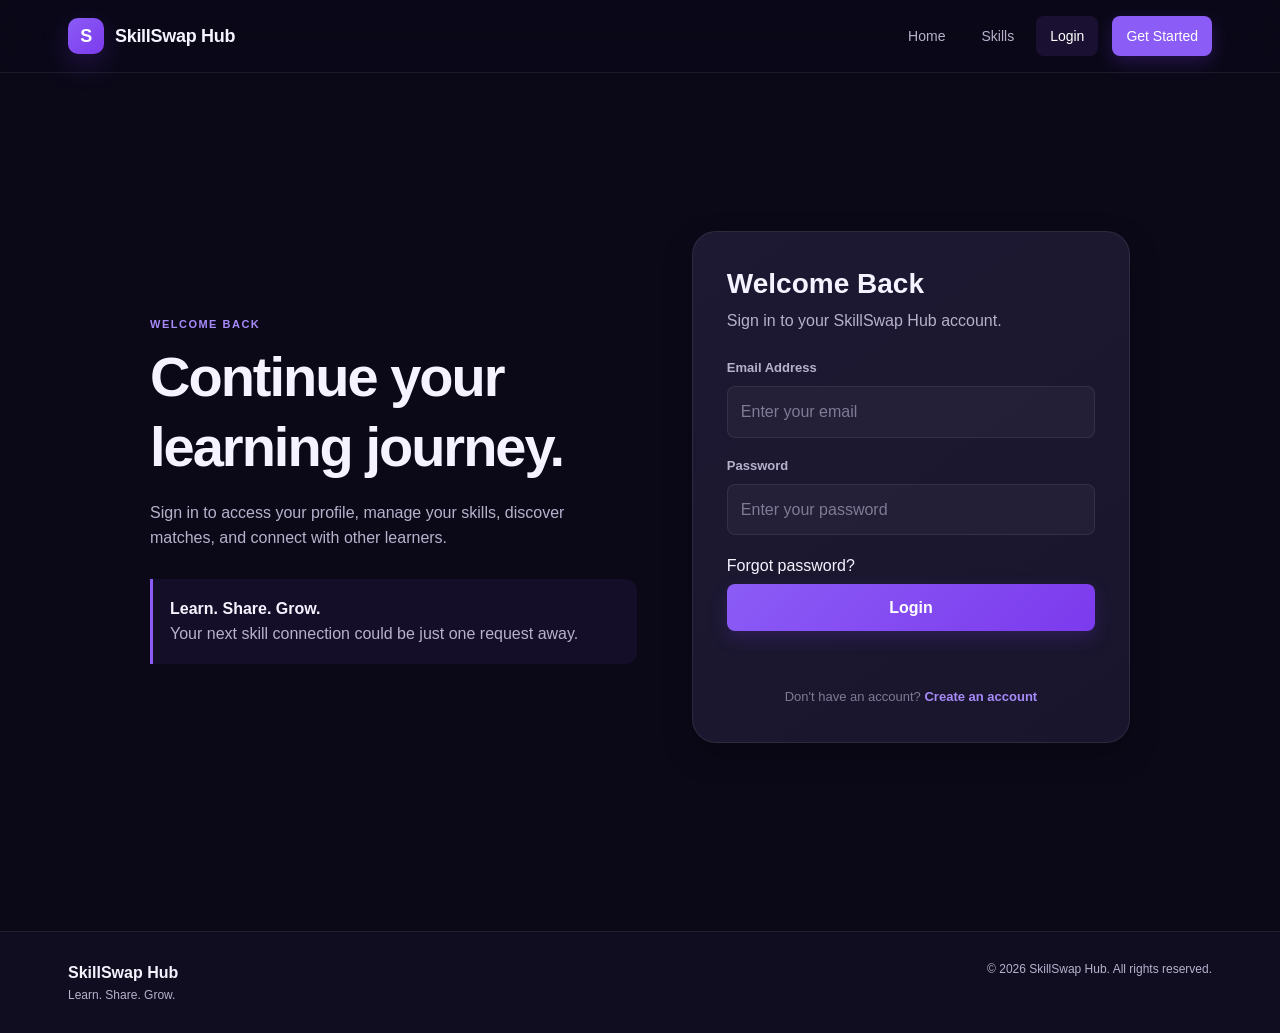
<file: index.html>
﻿<!DOCTYPE html>

<html lang="en">
<head>
    <meta charset="UTF-8">
    <meta name="viewport" content="width=device-width, initial-scale=1.0">

    
    <title>SkillSwapHub | Dashboard</title>

    <link rel="stylesheet" href="Style.css">
    

</head>

<body>

    
    <div class="app-layout">

        <!-- Sidebar -->
        <aside class="sidebar">

            <div class="sidebar-logo">
                <div class="logo-icon">S</div>
                <div>
                    <h2>SkillSwapHub</h2>
                    <span>Learn • Share • Grow</span>
                </div>
            </div>

            <nav class="sidebar-nav">

                <a href="index.html" class="nav-item active">
                    <span>⌂</span>
                    <span>Dashboard</span>
                </a>

                <a href="profile.html" class="nav-item">
                    <span>👤</span>
                    <span>My Profile</span>
                </a>

                <a href="#skills" class="nav-item">
                    <span>◈</span>
                    <span>My Skills</span>
                </a>

                <a href="#sessions" class="nav-item">
                    <span>◷</span>
                    <span>Sessions</span>
                </a>

                <a href="#requests" class="nav-item">
                    <span>⇄</span>
                    <span>Requests</span>
                </a>

            </nav>

            <div class="sidebar-bottom">

                <a href="#notifications" class="nav-item">
                    <span>🔔</span>
                    <span>Notifications</span>
                </a>

                <button class="logout-btn" onclick="logout()">
                    <span>↪</span>
                    <span>Logout</span>
                </button>

            </div>

        </aside>


        <!-- Main Area -->
        <main class="main-content">

            <!-- Top Bar -->
            <header class="topbar">

                <div>
                    <p class="topbar-label">Welcome back 👋</p>
                    <h1>Dashboard</h1>
                </div>

                <div class="topbar-actions">

                    <button class="notification-btn" id="notificationBtn">
                        🔔
                        <span class="notification-dot"></span>
                    </button>

                    <div class="user-area">
                        <div class="user-avatar" id="userAvatar">
                            U
                        </div>

                        <div class="user-info">
                            <strong id="dashboardUserName">User</strong>
                            <span>SkillSwap Member</span>
                        </div>
                    </div>

                </div>

            </header>


            <!-- Dashboard -->
            <section class="dashboard-content">

                <!-- Welcome Card -->
                <div class="welcome-card">

                    <div>
                        <span class="card-label">SKILLSWAPHUB</span>

                        <h2>
                            Share your knowledge.<br>
                            Learn something new.
                        </h2>

                        <p>
                            Connect with other learners and exchange skills
                            through meaningful sessions.
                        </p>
                    </div>

                    <div class="welcome-icon">
                        ✦
                    </div>

                </div>


                <!-- Stats -->
                <div class="stats-grid">

                    <div class="stat-card">
                        <div class="stat-icon">◈</div>

                        <div>
                            <span>My Skills</span>
                            <strong id="skillsCount">0</strong>
                        </div>
                    </div>

                    <div class="stat-card">
                        <div class="stat-icon">◷</div>

                        <div>
                            <span>Upcoming Sessions</span>
                            <strong id="sessionsCount">0</strong>
                        </div>
                    </div>

                    <div class="stat-card">
                        <div class="stat-icon">⇄</div>

                        <div>
                            <span>Session Requests</span>
                            <strong id="requestsCount">0</strong>
                        </div>
                    </div>

                    <div class="stat-card">
                        <div class="stat-icon">★</div>

                        <div>
                            <span>Reviews</span>
                            <strong id="reviewsCount">0</strong>
                        </div>
                    </div>

                </div>


                <!-- Main Dashboard Grid -->
                <div class="dashboard-grid">

                    <!-- Upcoming Sessions -->
                    <section class="dashboard-card" id="sessions">

                        <div class="card-header">

                            <div>
                                <span class="section-label">SCHEDULE</span>
                                <h2>Upcoming Sessions</h2>
                            </div>

                            <span class="card-action">View all</span>

                        </div>

                        <div id="upcomingSessions">

                            <div class="empty-state">
                                <div class="empty-icon">◷</div>
                                <p>No upcoming sessions</p>
                                <span>Your scheduled sessions will appear here.</span>
                            </div>

                        </div>

                    </section>


                    <!-- Session Requests -->
                    <section class="dashboard-card" id="requests">

                        <div class="card-header">

                            <div>
                                <span class="section-label">ACTIVITY</span>
                                <h2>Session Requests</h2>
                            </div>

                            <span class="card-action">View all</span>

                        </div>

                        <div id="sessionRequests">

                            <div class="empty-state">
                                <div class="empty-icon">⇄</div>
                                <p>No session requests</p>
                                <span>New requests will appear here.</span>
                            </div>

                        </div>

                    </section>

                </div>


                <!-- Skills Section -->
                <section class="dashboard-card skills-dashboard-card" id="skills">

                    <div class="card-header">

                        <div>
                            <span class="section-label">YOUR PROFILE</span>
                            <h2>My Skills</h2>
                        </div>

                        <a href="profile.html" class="card-action">
                            Manage skills
                        </a>

                    </div>

                    <div id="mySkills">

                        <div class="empty-state">
                            <div class="empty-icon">◈</div>
                            <p>No skills added yet</p>
                            <span>Add skills to start connecting with other members.</span>
                        </div>

                    </div>

                </section>


                <!-- Notifications -->
                <section class="dashboard-card" id="notifications">

                    <div class="card-header">

                        <div>
                            <span class="section-label">UPDATES</span>
                            <h2>Recent Notifications</h2>
                        </div>

                    </div>

                    <div id="notificationsList">

                        <div class="empty-state">
                            <div class="empty-icon">🔔</div>
                            <p>No new notifications</p>
                            <span>You're all caught up.</span>
                        </div>

                    </div>

                </section>

            </section>

        </main>

    </div>


    <script src="app.js"></script>
    

</body>
</html>
</file>
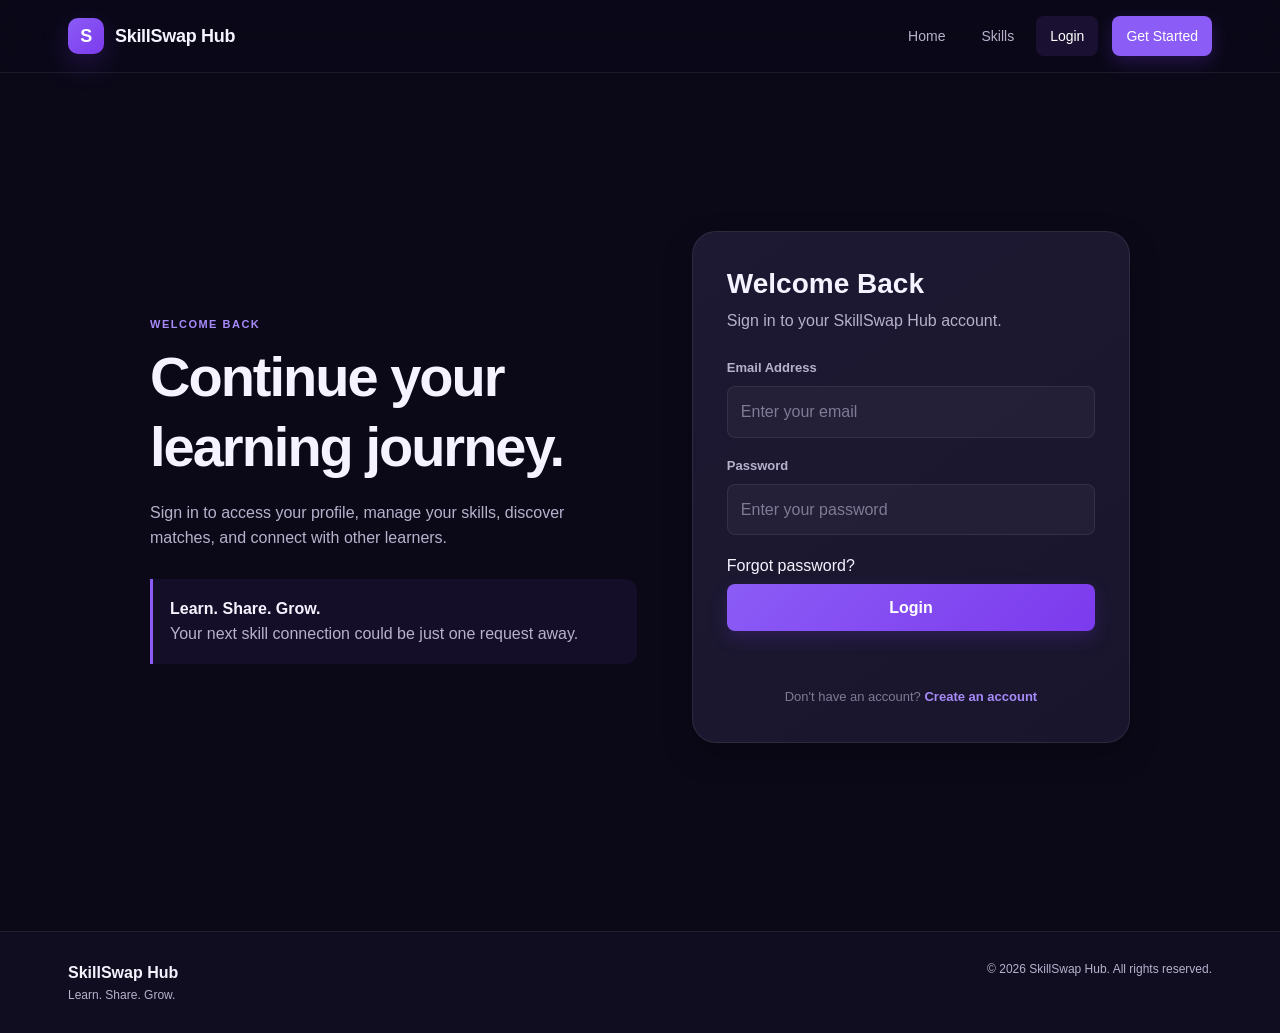
<file: SkillSwapHub.API/wwwroot/index.html>
﻿<!DOCTYPE html>

<html lang="en">
<head>
    <meta charset="UTF-8">
    <meta name="viewport" content="width=device-width, initial-scale=1.0">


    <title>SkillSwapHub | Dashboard</title>

    <link rel="stylesheet" href="Style.css">


</head>

<body>


    <div class="app-layout">

        <!-- Sidebar -->
        <aside class="sidebar">

            <div class="sidebar-logo">
                <div class="logo-icon">S</div>
                <div>
                    <h2>SkillSwapHub</h2>
                    <span>Learn • Share • Grow</span>
                </div>
            </div>

            <nav class="sidebar-nav">

                <a href="index.html" class="nav-item active">
                    <span>⌂</span>
                    <span>Dashboard</span>
                </a>

                <a href="profile.html" class="nav-item">
                    <span>👤</span>
                    <span>My Profile</span>
                </a>

                <a href="#skills" class="nav-item">
                    <span>◈</span>
                    <span>My Skills</span>
                </a>

                <a href="#sessions" class="nav-item">
                    <span>◷</span>
                    <span>Sessions</span>
                </a>

                <a href="#requests" class="nav-item">
                    <span>⇄</span>
                    <span>Requests</span>
                </a>

            </nav>

            <div class="sidebar-bottom">

                <a href="#notifications" class="nav-item">
                    <span>🔔</span>
                    <span>Notifications</span>
                </a>

                <button class="logout-btn" onclick="logout()">
                    <span>↪</span>
                    <span>Logout</span>
                </button>

            </div>

        </aside>


        <!-- Main Area -->
        <main class="main-content">

            <!-- Top Bar -->
            <header class="topbar">

                <div>
                    <p class="topbar-label">Welcome back 👋</p>
                    <h1>Dashboard</h1>
                </div>

                <div class="topbar-actions">

                    <button class="notification-btn" id="notificationBtn">
                        🔔
                        <span class="notification-dot"></span>
                    </button>

                    <div class="user-area">
                        <div class="user-avatar" id="userAvatar">
                            U
                        </div>

                        <div class="user-info">
                            <strong id="dashboardUserName">User</strong>
                            <span>SkillSwap Member</span>
                        </div>
                    </div>

                </div>

            </header>


            <!-- Dashboard -->
            <section class="dashboard-content">

                <!-- Welcome Card -->
                <div class="welcome-card">

                    <div>
                        <span class="card-label">SKILLSWAPHUB</span>

                        <h2>
                            Share your knowledge.<br>
                            Learn something new.
                        </h2>

                        <p>
                            Connect with other learners and exchange skills
                            through meaningful sessions.
                        </p>
                    </div>

                    <div class="welcome-icon">
                        ✦
                    </div>

                </div>


                <!-- Stats -->
                <div class="stats-grid">

                    <div class="stat-card">
                        <div class="stat-icon">◈</div>

                        <div>
                            <span>My Skills</span>
                            <strong id="skillsCount">0</strong>
                        </div>
                    </div>

                    <div class="stat-card">
                        <div class="stat-icon">◷</div>

                        <div>
                            <span>Upcoming Sessions</span>
                            <strong id="sessionsCount">0</strong>
                        </div>
                    </div>

                    <div class="stat-card">
                        <div class="stat-icon">⇄</div>

                        <div>
                            <span>Session Requests</span>
                            <strong id="requestsCount">0</strong>
                        </div>
                    </div>

                    <div class="stat-card">
                        <div class="stat-icon">★</div>

                        <div>
                            <span>Reviews</span>
                            <strong id="reviewsCount">0</strong>
                        </div>
                    </div>

                </div>


                <!-- Main Dashboard Grid -->
                <div class="dashboard-grid">

                    <!-- Upcoming Sessions -->
                    <section class="dashboard-card" id="sessions">

                        <div class="card-header">

                            <div>
                                <span class="section-label">SCHEDULE</span>
                                <h2>Upcoming Sessions</h2>
                            </div>

                            <span class="card-action">View all</span>

                        </div>

                        <div id="upcomingSessions">

                            <div class="empty-state">
                                <div class="empty-icon">◷</div>
                                <p>No upcoming sessions</p>
                                <span>Your scheduled sessions will appear here.</span>
                            </div>

                        </div>

                    </section>


                    <!-- Session Requests -->
                    <section class="dashboard-card" id="requests">

                        <div class="card-header">

                            <div>
                                <span class="section-label">ACTIVITY</span>
                                <h2>Session Requests</h2>
                            </div>

                            <span class="card-action">View all</span>

                        </div>

                        <div id="sessionRequests">

                            <div class="empty-state">
                                <div class="empty-icon">⇄</div>
                                <p>No session requests</p>
                                <span>New requests will appear here.</span>
                            </div>

                        </div>

                    </section>

                </div>


                <!-- Skills Section -->
                <section class="dashboard-card skills-dashboard-card" id="skills">

                    <div class="card-header">

                        <div>
                            <span class="section-label">YOUR PROFILE</span>
                            <h2>My Skills</h2>
                        </div>

                        <a href="profile.html" class="card-action">
                            Manage skills
                        </a>

                    </div>

                    <div id="mySkills">

                        <div class="empty-state">
                            <div class="empty-icon">◈</div>
                            <p>No skills added yet</p>
                            <span>Add skills to start connecting with other members.</span>
                        </div>

                    </div>

                </section>


                <!-- Notifications -->
                <section class="dashboard-card" id="notifications">

                    <div class="card-header">

                        <div>
                            <span class="section-label">UPDATES</span>
                            <h2>Recent Notifications</h2>
                        </div>

                    </div>

                    <div id="notificationsList">

                        <div class="empty-state">
                            <div class="empty-icon">🔔</div>
                            <p>No new notifications</p>
                            <span>You're all caught up.</span>
                        </div>

                    </div>

                </section>

            </section>

        </main>

    </div>


    <script src="app.js"></script>


</body>
</html>
</file>
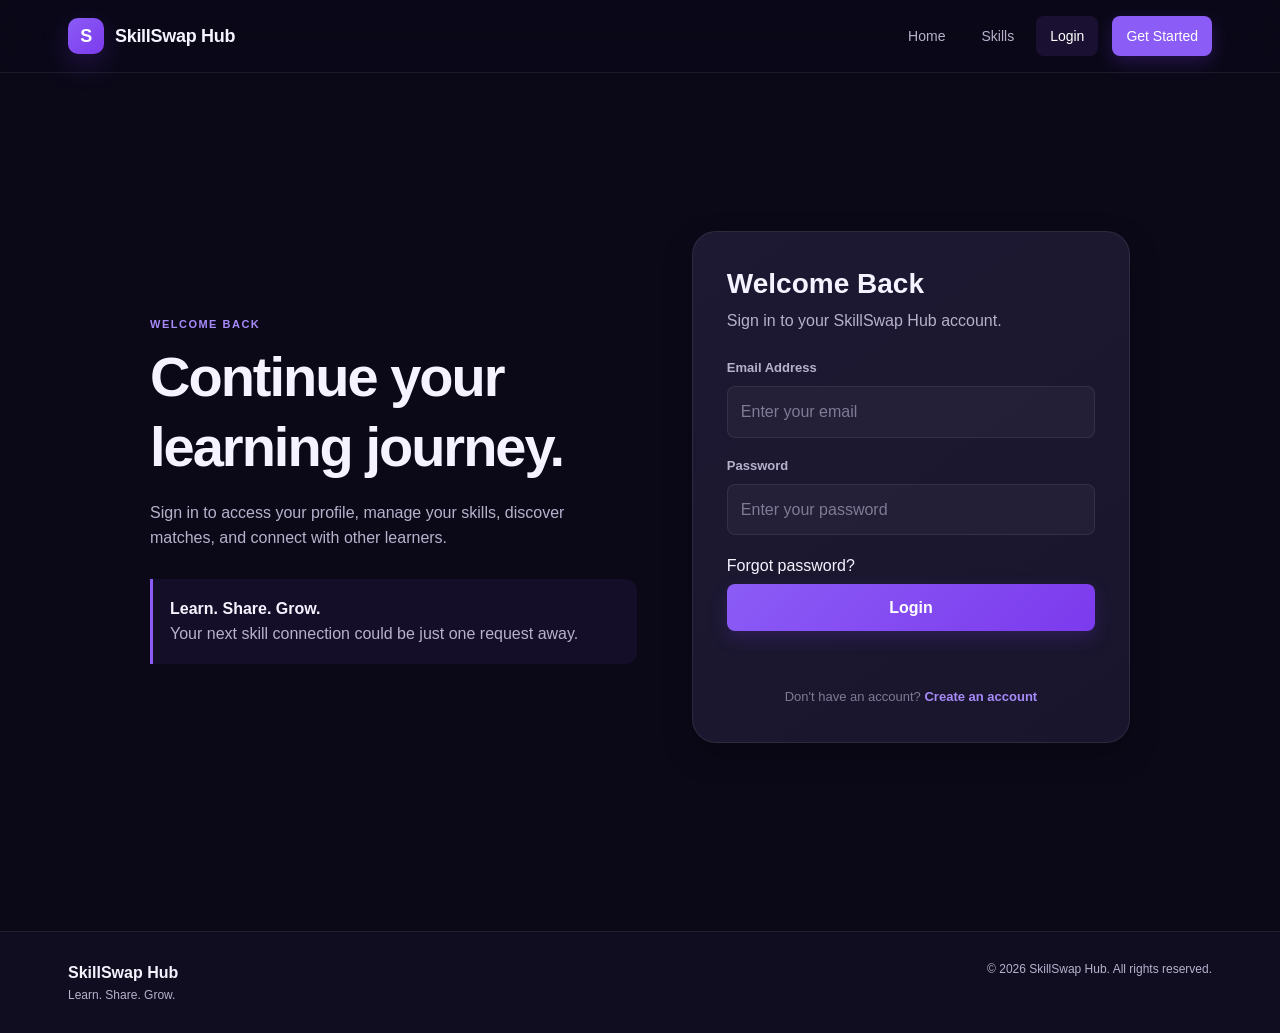
<file: login.html>
﻿<!DOCTYPE html>

<html lang="en">
<head>
    <meta charset="UTF-8">
    <meta name="viewport" content="width=device-width, initial-scale=1.0">

    
    <title>Login - SkillSwap Hub</title>

    <link rel="stylesheet" href="Style.css">
    

</head>

<body>

    
    <header class="site-header">
        <div class="navbar">

            <a href="index.html" class="brand">
                <span class="brand-icon">S</span>
                <span>SkillSwap Hub</span>
            </a>

            <nav>
                <a href="index.html">Home</a>
                <a href="profile.html">Skills</a>
                <a href="login.html" class="active">Login</a>
                <a href="register.html" class="register-link">Get Started</a>
            </nav>

        </div>
    </header>


    <main class="auth-page">

        <section class="auth-container login-layout">

            <div class="auth-intro">

                <span class="section-label">WELCOME BACK</span>

                <h1>Continue your learning journey.</h1>

                <p>
                    Sign in to access your profile, manage your skills,
                    discover matches, and connect with other learners.
                </p>

                <div class="login-highlight">

                    <div class="highlight-line"></div>

                    <div>
                        <strong>Learn. Share. Grow.</strong>

                        <p>
                            Your next skill connection could be
                            just one request away.
                        </p>
                    </div>

                </div>

            </div>


            <div class="auth-card">

                <div class="auth-card-header">

                    <h2>Welcome Back</h2>

                    <p>
                        Sign in to your SkillSwap Hub account.
                    </p>

                </div>


                <form id="loginForm">

                    <div class="form-group">
                        <label for="email">Email Address</label>

                        <input type="email"
                               id="email"
                               placeholder="Enter your email"
                               required>
                    </div>


                    <div class="form-group">
                        <label for="password">Password</label>

                        <input type="password"
                               id="password"
                               placeholder="Enter your password"
                               required>
                    </div>

                    <div class="forgot-password-link">
                        <a href="#" id="forgotPasswordLink">Forgot password?</a>
                    </div>


                    <button type="submit"
                            class="auth-button">
                        Login
                    </button>

                </form>


                <p id="message" class="form-message"></p>


                <div class="auth-footer">

                    <span>Don't have an account?</span>

                    <a href="register.html">
                        Create an account
                    </a>

                </div>

            </div>

        </section>

        <div id="forgotPasswordSection" style="display: none;">

            <div class="auth-card">

                <div class="auth-card-header">
                    <h2>Reset Password</h2>
                    <p>Enter your email address to reset your password.</p>
                </div>

                <div class="form-group">
                    <label for="resetEmail">Email</label>

                    <input type="email"
                           id="resetEmail"
                           placeholder="Enter your email">
                </div>

                <div class="form-group">
                    <label for="newPassword">New Password</label>

                    <input type="password"
                           id="newPassword"
                           placeholder="Enter new password">
                </div>

                <div class="form-group">
                    <label for="confirmPassword">Confirm Password</label>

                    <input type="password"
                           id="confirmPassword"
                           placeholder="Confirm new password">
                </div>

                <button type="button"
                        id="resetPasswordButton"
                        class="auth-button">
                    Reset Password
                </button>

                <p id="resetPasswordMessage"
                   class="form-message">
                </p>

                <div class="auth-footer">
                    <a href="#" id="backToLoginLink">
                        Back to Login
                    </a>
                </div>

            </div>

        </div>

    </main>


    <footer class="site-footer">

        <div class="footer-content">

            <div>
                <strong>SkillSwap Hub</strong>
                <p>Learn. Share. Grow.</p>
            </div>

            <p>
                © 2026 SkillSwap Hub. All rights reserved.
            </p>

        </div>

    </footer>


    <script src="app.js"></script>
    

</body>
</html>
</file>
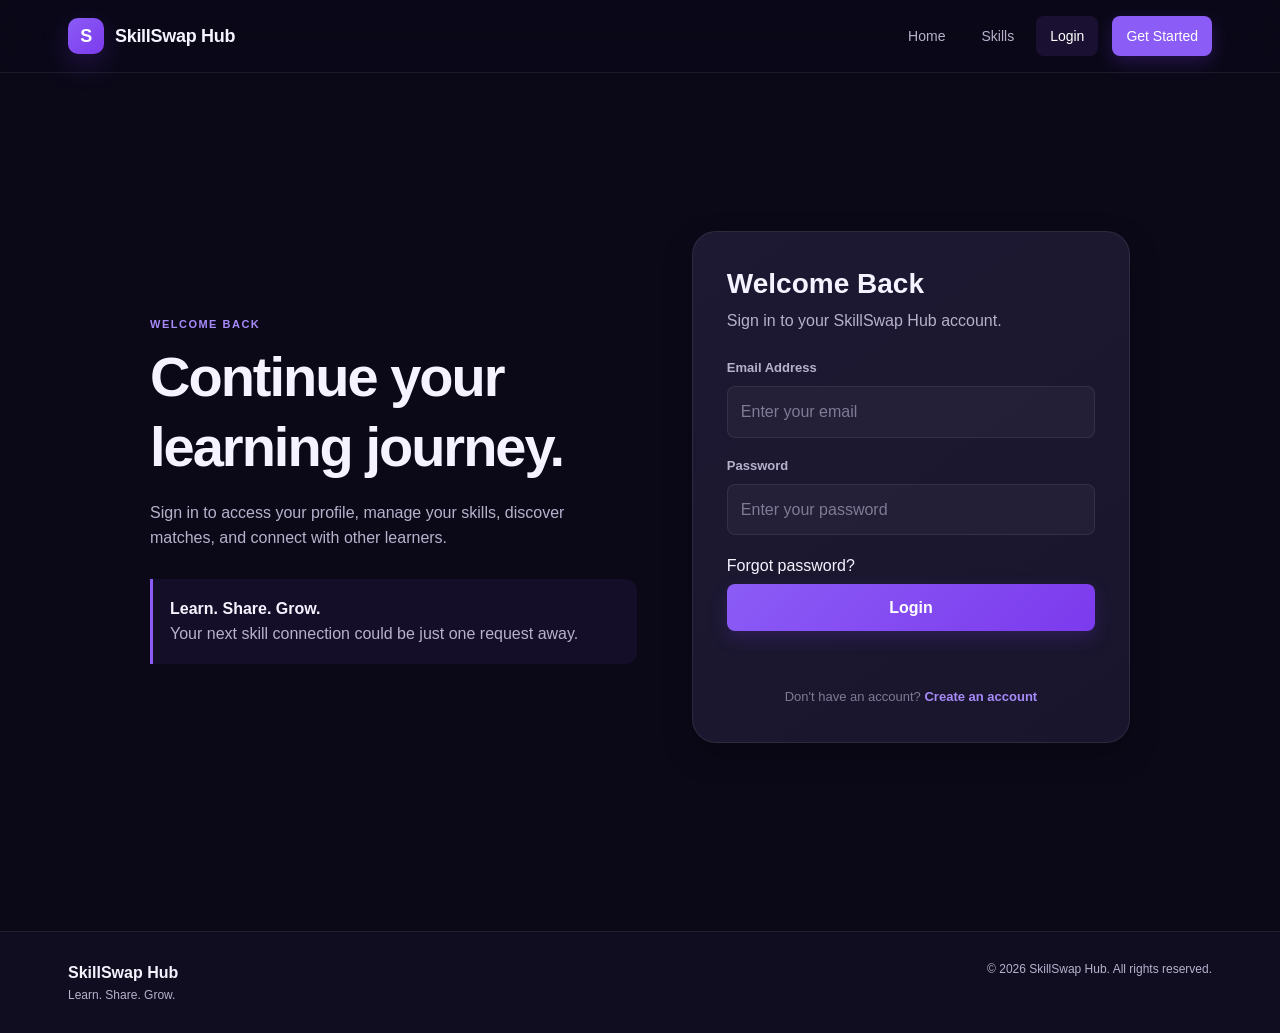
<file: profile.html>
﻿<!DOCTYPE html>

<html lang="en">

<head>

    <meta charset="UTF-8">
    <meta name="viewport" content="width=device-width, initial-scale=1.0">

    <title>Profile - SkillSwap Hub</title>

    <link rel="stylesheet" href="Style.css">

</head>


<body>


    <!-- Navigation -->

    <header class="site-header">

        <div class="navbar">

            <a href="index.html" class="brand">

                <span class="brand-icon">S</span>

                <span>SkillSwap Hub</span>

            </a>


            <nav>

                <a href="index.html">Home</a>

                <a href="profile.html" class="active">Profile</a>

                <a href="login.html">Login</a>

                <a href="register.html" class="register-link">
                    Get Started
                </a>

            </nav>

        </div>

    </header>



    <!-- Main Profile -->

    <main class="profile-page">


        <!-- Page Header -->

        <section class="profile-header-section">

            <div>

                <span class="section-label">
                    MY ACCOUNT
                </span>

                <h1>My Profile</h1>

                <p>
                    Manage your profile, skills and learning preferences.
                </p>

            </div>

        </section>



        <!-- Profile Information -->

        <section class="profile-section">

            <div class="section-title-row">

                <div>

                    <span class="section-label">
                        PROFILE INFORMATION
                    </span>

                    <h2>Personal Details</h2>

                </div>


                <button type="button"
                        id="editProfileButton"
                        class="primary-button">

                    Edit Profile

                </button>

            </div>



            <p id="message" class="profile-message">
                Loading profile...
            </p>



            <div id="profileDetails"
                 class="profile-details">
            </div>



            <!-- Edit Profile -->

            <div id="editProfileForm"
                 class="edit-profile-card"
                 style="display: none;">

                <div class="card-title">

                    <span class="section-label">
                        EDIT PROFILE
                    </span>

                    <h3>Update Your Details</h3>

                    <p>
                        Update your learning preferences and profile information.
                    </p>

                </div>



                <div class="profile-form-grid">


                    <div class="form-group full-width">

                        <label for="bio">
                            Bio
                        </label>

                        <input type="text"
                               id="bio"
                               placeholder="Tell others about yourself">

                    </div>



                    <div class="form-group">

                        <label for="experienceLevel">
                            Experience Level
                        </label>

                        <input type="text"
                               id="experienceLevel"
                               placeholder="Beginner, Intermediate, Advanced">

                    </div>



                    <div class="form-group">

                        <label for="availability">
                            Availability
                        </label>

                        <input type="text"
                               id="availability"
                               placeholder="Weekdays, Weekends, Evenings">

                    </div>



                    <div class="form-group">

                        <label for="preferredSessionDuration">
                            Preferred Session Duration
                        </label>

                        <input type="text"
                               id="preferredSessionDuration"
                               placeholder="30 minutes, 1 hour">

                    </div>

                </div>



                <div class="profile-form-actions">

                    <button type="button"
                            id="saveProfileButton"
                            class="primary-button">

                        Save Profile

                    </button>

                </div>

            </div>

        </section>



        <!-- My Skills -->

        <section class="dashboard-section skills-section">

            <div class="section-title-row">

                <div>

                    <span class="section-label">
                        SKILLS
                    </span>

                    <h2>My Skills</h2>

                    <p>
                        Add the skills you can teach or want to learn.
                    </p>

                </div>

            </div>



            <div class="skill-form-card">


                <div class="form-group">

                    <label for="skillSelect">
                        Skill
                    </label>

                    <select id="skillSelect">

                        <option value="">
                            Select a skill
                        </option>

                    </select>

                </div>



                <div class="form-group">

                    <label for="skillType">
                        Skill Type
                    </label>

                    <select id="skillType">

                        <option value="OFFER">
                            I can teach
                        </option>

                        <option value="WANT">
                            I want to learn
                        </option>

                    </select>

                </div>



                <div class="form-group">

                    <label for="skillLevel">
                        Skill Level
                    </label>

                    <select id="skillLevel">

                        <option value="">
                            Select level
                        </option>

                        <option value="Beginner">
                            Beginner
                        </option>

                        <option value="Intermediate">
                            Intermediate
                        </option>

                        <option value="Advanced">
                            Advanced
                        </option>

                    </select>

                </div>



                <button type="button"
                        id="addSkillButton"
                        class="primary-button">

                    Add Skill

                </button>

            </div>



            <div id="mySkillsList"
                 class="skills-grid">
            </div>

        </section>



        <!-- Skill Matches -->

        <section class="dashboard-section matches-section">

            <div class="section-title-row">

                <div>

                    <span class="section-label">
                        DISCOVER
                    </span>

                    <h2>Skill Matches</h2>

                    <p>
                        Find people who can help you learn the skills you want.
                    </p>

                </div>

            </div>



            <p id="matchesMessage"
               class="section-message">

                Loading matches...

            </p>



            <div id="matchesList"
                 class="matches-grid">
            </div>

        </section>



        <!-- Session Requests -->

        <section class="dashboard-section requests-section">

            <div class="section-title-row">

                <div>

                    <span class="section-label">
                        CONNECTIONS
                    </span>

                    <h2>Session Requests</h2>

                    <p>
                        Manage session requests received from other users.
                    </p>

                </div>

            </div>



            <p id="requestsMessage"
               class="section-message">

                Loading requests...

            </p>



            <div id="requestsList"
                 class="requests-grid">
            </div>

        </section>



        <!-- Upcoming Sessions -->

        <section class="dashboard-section sessions-section"
                 id="upcomingSessions">

            <div class="section-title-row">

                <div>

                    <span class="section-label">
                        SCHEDULE
                    </span>

                    <h2>Upcoming Sessions</h2>

                    <p>
                        View your scheduled skill exchange sessions.
                    </p>

                </div>

            </div>



            <div id="sessionsContainer"
                 class="sessions-container">

                <p>
                    Loading upcoming sessions...
                </p>

            </div>

        </section>



        <!-- Rate & Review -->

        <section id="sessionReviewSection"
                 class="dashboard-section review-form-section"
                 style="display: none;">

            <div class="section-title-row">

                <div>

                    <span class="section-label">
                        SESSION FEEDBACK
                    </span>

                    <h2>Rate & Review</h2>

                    <p>
                        Your session is completed. Share your experience with the other participant.
                    </p>

                </div>

            </div>



            <div id="reviewFormContainer">


                <div class="review-form-card">


                    <h3>How was your session?</h3>


                    <!-- Hidden Session Information -->

                    <input type="hidden"
                           id="reviewSessionId">


                    <input type="hidden"
                           id="reviewedUserId">



                    <!-- Rating -->

                    <div class="review-field">

                        <label for="reviewRating">
                            Rating
                        </label>


                        <select id="reviewRating">

                            <option value="">
                                Select rating
                            </option>

                            <option value="5">
                                ⭐⭐⭐⭐⭐ Excellent
                            </option>

                            <option value="4">
                                ⭐⭐⭐⭐ Good
                            </option>

                            <option value="3">
                                ⭐⭐⭐ Average
                            </option>

                            <option value="2">
                                ⭐⭐ Poor
                            </option>

                            <option value="1">
                                ⭐ Very Poor
                            </option>

                        </select>

                    </div>



                    <!-- Comment -->

                    <div class="review-field">

                        <label for="reviewComment">
                            Your Review
                        </label>


                        <textarea id="reviewComment"
                                  rows="4"
                                  placeholder="Share your experience with this session..."></textarea>

                    </div>



                    <!-- Submit -->

                    <button type="button"
                            id="submitReviewButton"
                            class="primary-button"
                            onclick="submitReview()">

                        Submit Review

                    </button>



                    <p id="reviewMessage"
                       class="section-message">
                    </p>

                </div>

            </div>

        </section>



        <!-- Reviews & Ratings -->

        <section class="dashboard-section reviews-section">

            <div class="section-title-row">

                <div>

                    <span class="section-label">
                        FEEDBACK
                    </span>

                    <h2>Reviews & Ratings</h2>

                    <p>
                        See feedback from your completed skill sessions.
                    </p>

                </div>

            </div>



            <div id="reviewsContainer"
                 class="reviews-grid">

                <p>
                    Loading reviews...
                </p>

            </div>

        </section>


    </main>



    <!-- Footer -->

    <footer class="site-footer">

        <div class="footer-content">


            <div>

                <strong>SkillSwap Hub</strong>

                <p>
                    Learn. Share. Grow.
                </p>

            </div>



            <p>
                © 2026 SkillSwap Hub. All rights reserved.
            </p>

        </div>

    </footer>



    <script src="app.js"></script>


    <script>

        const userId = sessionStorage.getItem("userId");

        

        if (userId) {

            loadReviews(userId);

            loadCompletedSessions();

        }

    </script>


</body>

</html>
</file>
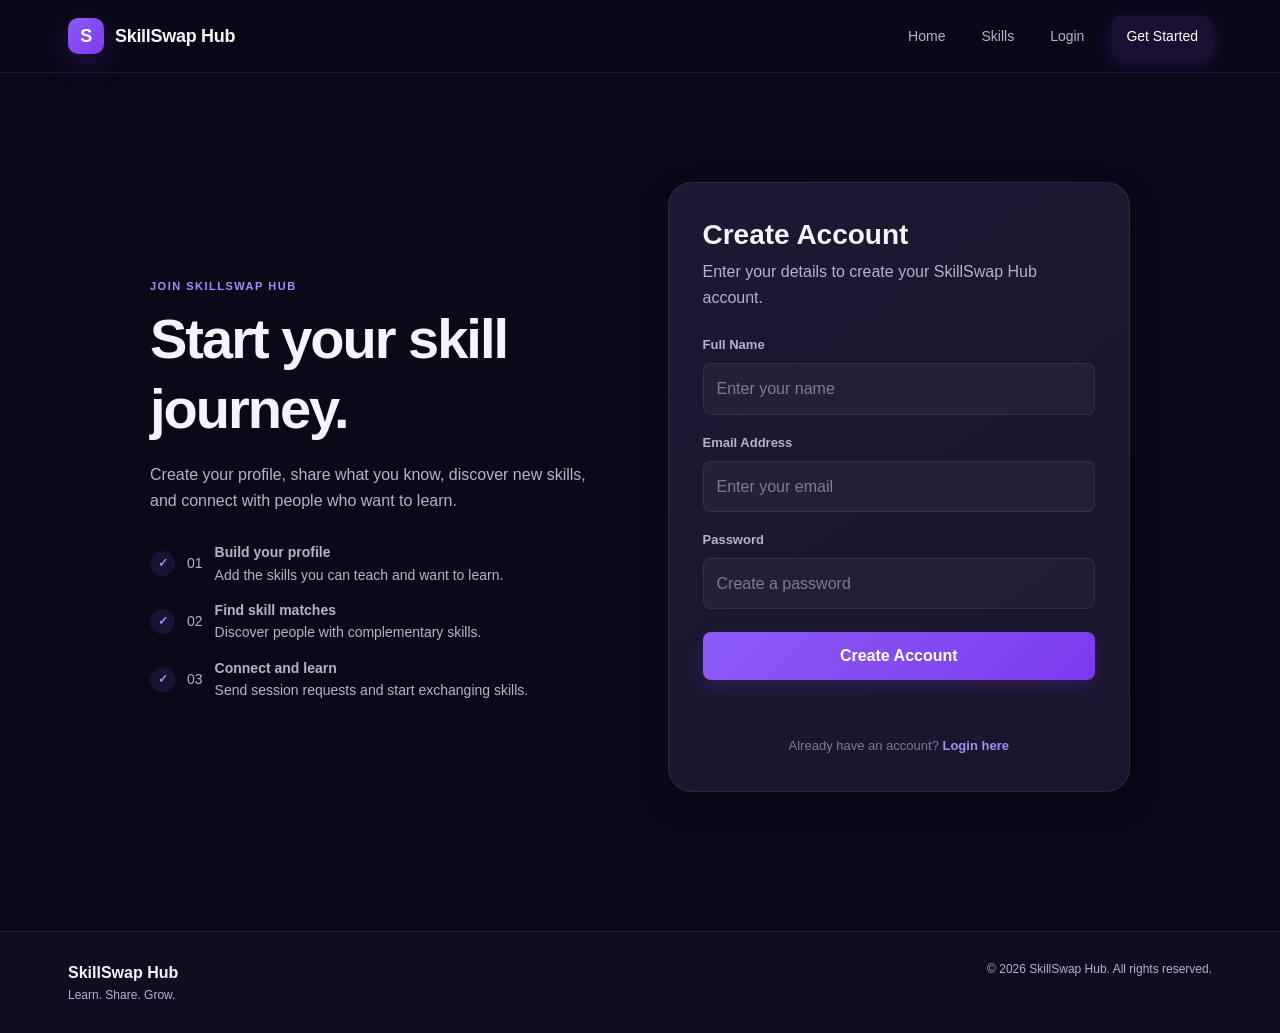
<file: register.html>
﻿<!DOCTYPE html>

<html lang="en">

<head>
    <meta charset="UTF-8">
    <meta name="viewport" content="width=device-width, initial-scale=1.0">

    
    <title>Register - SkillSwap Hub</title>

    <link rel="stylesheet" href="Style.css">
    

</head>

<body>

    
    <header class="site-header">

        <div class="navbar">

            <a href="index.html" class="brand">
                <span class="brand-icon">S</span>
                <span>SkillSwap Hub</span>
            </a>

            <nav>
                <a href="index.html">Home</a>
                <a href="profile.html">Skills</a>
                <a href="login.html">Login</a>
                <a href="register.html" class="register-link active">
                    Get Started
                </a>
            </nav>

        </div>

    </header>


    <main class="auth-page">

        <section class="auth-container">

            <!-- Introduction -->

            <div class="auth-intro">

                <span class="section-label">
                    JOIN SKILLSWAP HUB
                </span>

                <h1>
                    Start your skill journey.
                </h1>

                <p>
                    Create your profile, share what you know,
                    discover new skills, and connect with people
                    who want to learn.
                </p>


                <div class="auth-benefits">

                    <div class="auth-benefit">

                        <span>01</span>

                        <div>
                            <strong>Build your profile</strong>

                            <p>
                                Add the skills you can teach
                                and want to learn.
                            </p>
                        </div>

                    </div>


                    <div class="auth-benefit">

                        <span>02</span>

                        <div>
                            <strong>Find skill matches</strong>

                            <p>
                                Discover people with complementary
                                skills.
                            </p>
                        </div>

                    </div>


                    <div class="auth-benefit">

                        <span>03</span>

                        <div>
                            <strong>Connect and learn</strong>

                            <p>
                                Send session requests and start
                                exchanging skills.
                            </p>
                        </div>

                    </div>

                </div>

            </div>


            <!-- Registration Card -->

            <div class="auth-card">

                <div class="auth-card-header">

                    <h2>Create Account</h2>

                    <p>
                        Enter your details to create your
                        SkillSwap Hub account.
                    </p>

                </div>


                <form id="registerForm">

                    <div class="form-group">

                        <label for="name">
                            Full Name
                        </label>

                        <input type="text"
                               id="name"
                               placeholder="Enter your name"
                               required>

                    </div>


                    <div class="form-group">

                        <label for="email">
                            Email Address
                        </label>

                        <input type="email"
                               id="email"
                               placeholder="Enter your email"
                               required>

                    </div>


                    <div class="form-group">

                        <label for="password">
                            Password
                        </label>

                        <input type="password"
                               id="password"
                               placeholder="Create a password"
                               required>

                    </div>


                    <button type="submit"
                            class="auth-button">
                        Create Account
                    </button>

                </form>


                <p id="message"
                   class="form-message"></p>


                <div class="auth-footer">

                    <span>
                        Already have an account?
                    </span>

                    <a href="login.html">
                        Login here
                    </a>

                </div>

            </div>

        </section>

    </main>


    <footer class="site-footer">

        <div class="footer-content">

            <div>
                <strong>SkillSwap Hub</strong>

                <p>
                    Learn. Share. Grow.
                </p>
            </div>

            <p>
                © 2026 SkillSwap Hub. All rights reserved.
            </p>

        </div>

    </footer>


    <script src="app.js"></script>
    

</body>

</html>
</file>
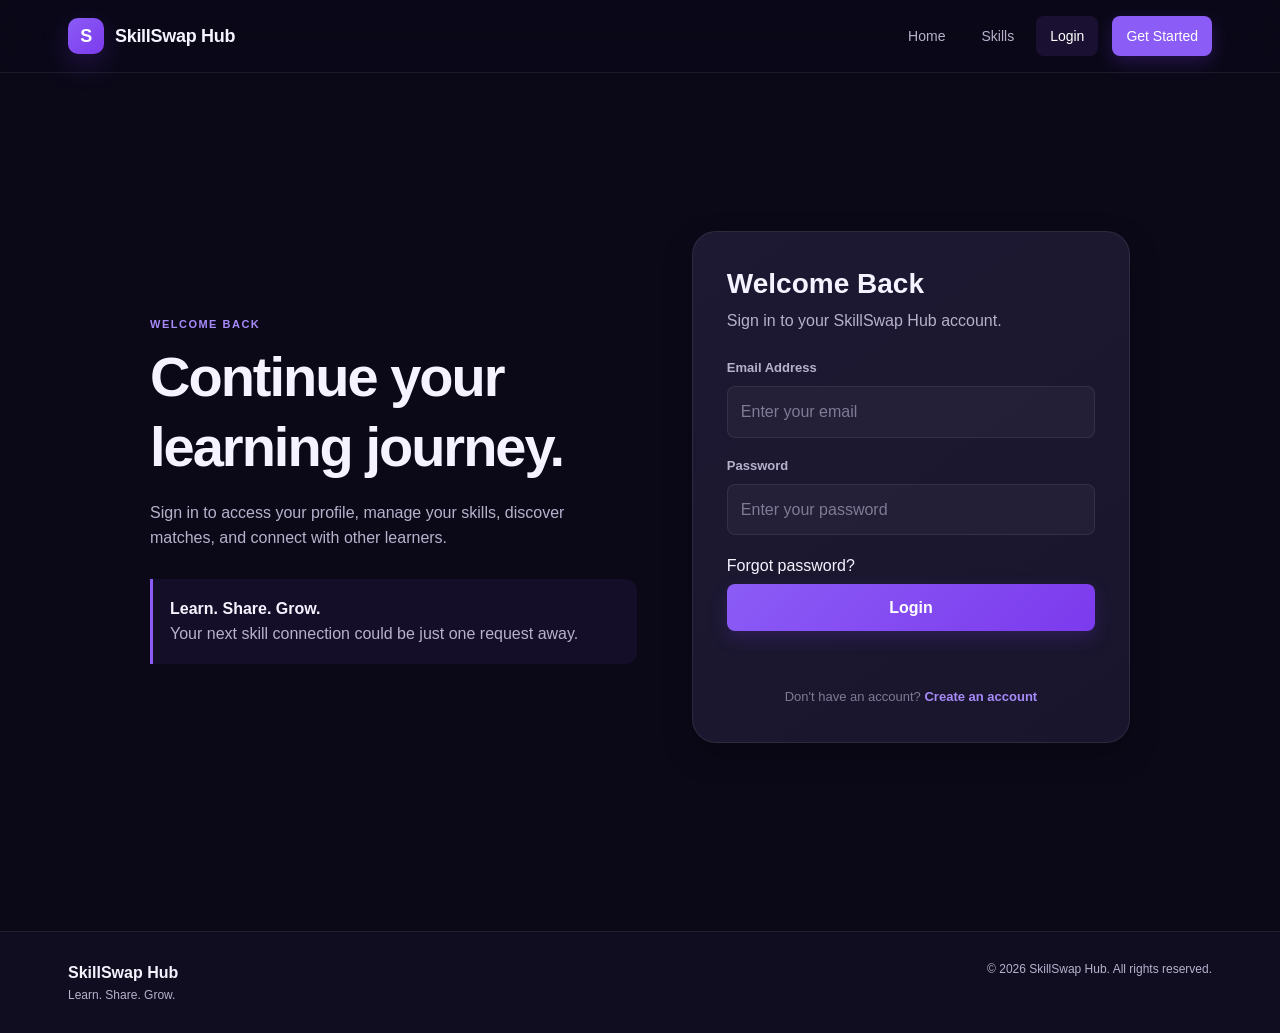
<file: SkillSwapHub.API/wwwroot/login.html>
﻿<!DOCTYPE html>

<html lang="en">
<head>
    <meta charset="UTF-8">
    <meta name="viewport" content="width=device-width, initial-scale=1.0">


    <title>Login - SkillSwap Hub</title>

    <link rel="stylesheet" href="Style.css">


</head>

<body>


    <header class="site-header">
        <div class="navbar">

            <a href="index.html" class="brand">
                <span class="brand-icon">S</span>
                <span>SkillSwap Hub</span>
            </a>

            <nav>
                <a href="index.html">Home</a>
                <a href="profile.html">Skills</a>
                <a href="login.html" class="active">Login</a>
                <a href="register.html" class="register-link">Get Started</a>
            </nav>

        </div>
    </header>


    <main class="auth-page">

        <section class="auth-container login-layout">

            <div class="auth-intro">

                <span class="section-label">WELCOME BACK</span>

                <h1>Continue your learning journey.</h1>

                <p>
                    Sign in to access your profile, manage your skills,
                    discover matches, and connect with other learners.
                </p>

                <div class="login-highlight">

                    <div class="highlight-line"></div>

                    <div>
                        <strong>Learn. Share. Grow.</strong>

                        <p>
                            Your next skill connection could be
                            just one request away.
                        </p>
                    </div>

                </div>

            </div>


            <div class="auth-card">

                <div class="auth-card-header">

                    <h2>Welcome Back</h2>

                    <p>
                        Sign in to your SkillSwap Hub account.
                    </p>

                </div>


                <form id="loginForm">

                    <div class="form-group">
                        <label for="email">Email Address</label>

                        <input type="email"
                               id="email"
                               placeholder="Enter your email"
                               required>
                    </div>


                    <div class="form-group">
                        <label for="password">Password</label>

                        <input type="password"
                               id="password"
                               placeholder="Enter your password"
                               required>
                    </div>
                    <div class="forgot-password-link">
                        <a href="#" id="forgotPasswordLink">Forgot password?</a>
                    </div>


                    <button type="submit"
                            class="auth-button">
                        Login
                    </button>

                </form>


                <p id="message" class="form-message"></p>


                <div class="auth-footer">

                    <span>Don't have an account?</span>

                    <a href="register.html">
                        Create an account
                    </a>

                </div>

            </div>

        </section>
        <div id="forgotPasswordSection" style="display: none;">

            <div class="auth-card">

                <div class="auth-card-header">
                    <h2>Reset Password</h2>
                    <p>Enter your email address to reset your password.</p>
                </div>

                <div class="form-group">
                    <label for="resetEmail">Email</label>

                    <input type="email"
                           id="resetEmail"
                           placeholder="Enter your email">
                </div>

                <div class="form-group">
                    <label for="newPassword">New Password</label>

                    <input type="password"
                           id="newPassword"
                           placeholder="Enter new password">
                </div>

                <div class="form-group">
                    <label for="confirmPassword">Confirm Password</label>

                    <input type="password"
                           id="confirmPassword"
                           placeholder="Confirm new password">
                </div>

                <button type="button"
                        id="resetPasswordButton"
                        class="auth-button">
                    Reset Password
                </button>

                <p id="resetPasswordMessage"
                   class="form-message">
                </p>

                <div class="auth-footer">
                    <a href="#" id="backToLoginLink">
                        Back to Login
                    </a>
                </div>

            </div>

        </div>

    </main>


    <footer class="site-footer">

        <div class="footer-content">

            <div>
                <strong>SkillSwap Hub</strong>
                <p>Learn. Share. Grow.</p>
            </div>

            <p>
                © 2026 SkillSwap Hub. All rights reserved.
            </p>

        </div>

    </footer>


    <script src="app.js"></script>


</body>
</html>
</file>
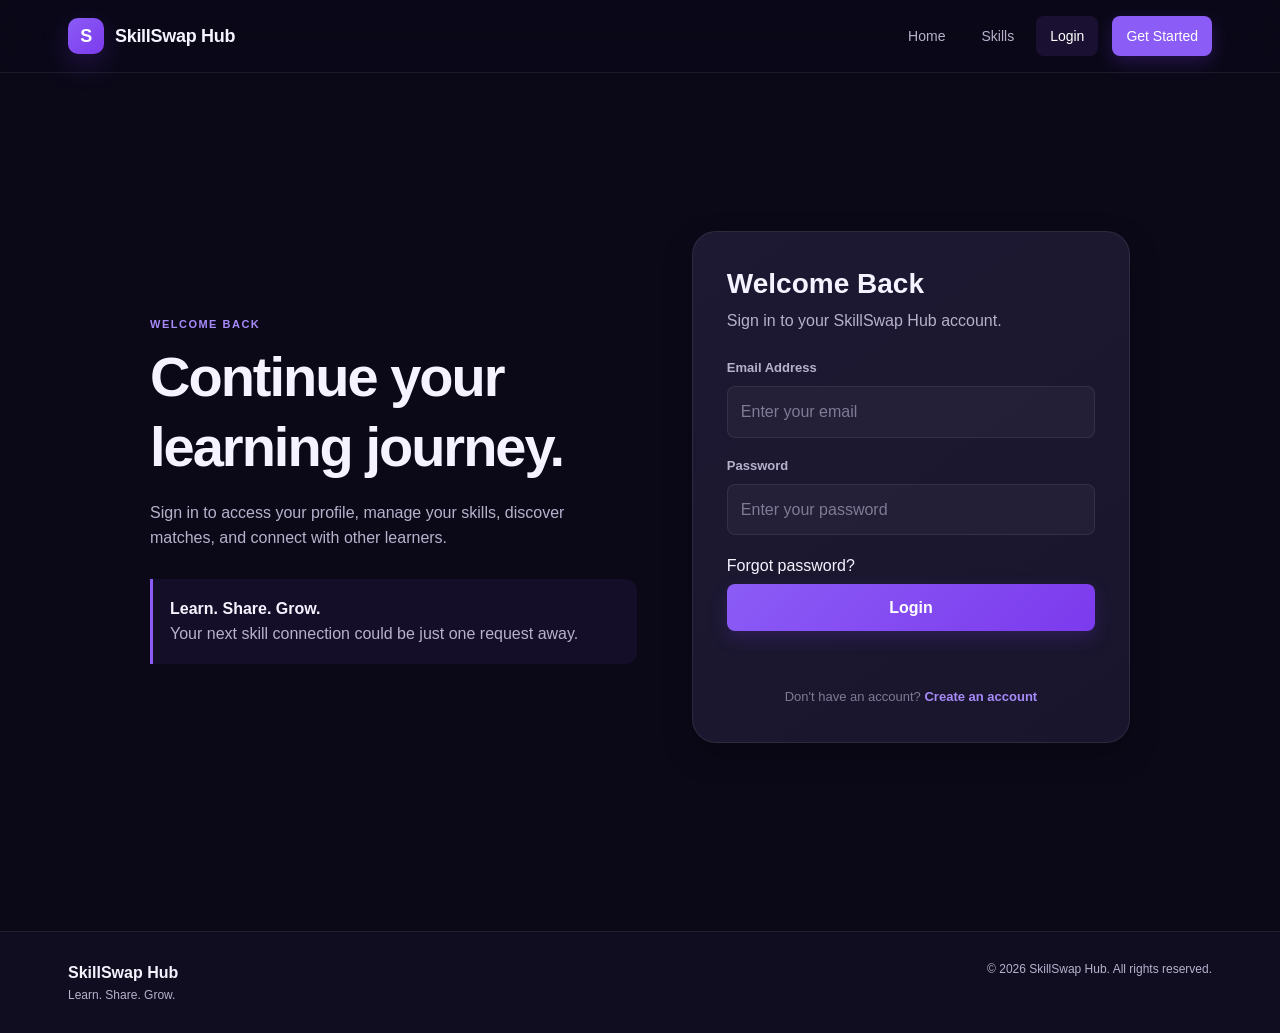
<file: SkillSwapHub.API/wwwroot/profile.html>
﻿<!DOCTYPE html>

<html lang="en">

<head>

    <meta charset="UTF-8">
    <meta name="viewport" content="width=device-width, initial-scale=1.0">

    <title>Profile - SkillSwap Hub</title>

    <link rel="stylesheet" href="Style.css">

</head>


<body>


    <!-- Navigation -->

    <header class="site-header">

        <div class="navbar">

            <a href="index.html" class="brand">

                <span class="brand-icon">S</span>

                <span>SkillSwap Hub</span>

            </a>


            <nav>

                <a href="index.html">Home</a>

                <a href="profile.html" class="active">Profile</a>

                <a href="login.html">Login</a>

                <a href="register.html" class="register-link">
                    Get Started
                </a>

            </nav>

        </div>

    </header>



    <!-- Main Profile -->

    <main class="profile-page">


        <!-- Page Header -->

        <section class="profile-header-section">

            <div>

                <span class="section-label">
                    MY ACCOUNT
                </span>

                <h1>My Profile</h1>

                <p>
                    Manage your profile, skills and learning preferences.
                </p>

            </div>

        </section>



        <!-- Profile Information -->

        <section class="profile-section">

            <div class="section-title-row">

                <div>

                    <span class="section-label">
                        PROFILE INFORMATION
                    </span>

                    <h2>Personal Details</h2>

                </div>


                <button type="button"
                        id="editProfileButton"
                        class="primary-button">

                    Edit Profile

                </button>

            </div>



            <p id="message" class="profile-message">
                Loading profile...
            </p>



            <div id="profileDetails"
                 class="profile-details">
            </div>



            <!-- Edit Profile -->

            <div id="editProfileForm"
                 class="edit-profile-card"
                 style="display: none;">

                <div class="card-title">

                    <span class="section-label">
                        EDIT PROFILE
                    </span>

                    <h3>Update Your Details</h3>

                    <p>
                        Update your learning preferences and profile information.
                    </p>

                </div>



                <div class="profile-form-grid">


                    <div class="form-group full-width">

                        <label for="bio">
                            Bio
                        </label>

                        <input type="text"
                               id="bio"
                               placeholder="Tell others about yourself">

                    </div>



                    <div class="form-group">

                        <label for="experienceLevel">
                            Experience Level
                        </label>

                        <input type="text"
                               id="experienceLevel"
                               placeholder="Beginner, Intermediate, Advanced">

                    </div>



                    <div class="form-group">

                        <label for="availability">
                            Availability
                        </label>

                        <input type="text"
                               id="availability"
                               placeholder="Weekdays, Weekends, Evenings">

                    </div>



                    <div class="form-group">

                        <label for="preferredSessionDuration">
                            Preferred Session Duration
                        </label>

                        <input type="text"
                               id="preferredSessionDuration"
                               placeholder="30 minutes, 1 hour">

                    </div>

                </div>



                <div class="profile-form-actions">

                    <button type="button"
                            id="saveProfileButton"
                            class="primary-button">

                        Save Profile

                    </button>

                </div>

            </div>

        </section>



        <!-- My Skills -->

        <section class="dashboard-section skills-section">

            <div class="section-title-row">

                <div>

                    <span class="section-label">
                        SKILLS
                    </span>

                    <h2>My Skills</h2>

                    <p>
                        Add the skills you can teach or want to learn.
                    </p>

                </div>

            </div>



            <div class="skill-form-card">


                <div class="form-group">

                    <label for="skillSelect">
                        Skill
                    </label>

                    <select id="skillSelect">

                        <option value="">
                            Select a skill
                        </option>

                    </select>

                </div>



                <div class="form-group">

                    <label for="skillType">
                        Skill Type
                    </label>

                    <select id="skillType">

                        <option value="OFFER">
                            I can teach
                        </option>

                        <option value="WANT">
                            I want to learn
                        </option>

                    </select>

                </div>



                <div class="form-group">

                    <label for="skillLevel">
                        Skill Level
                    </label>

                    <select id="skillLevel">

                        <option value="">
                            Select level
                        </option>

                        <option value="Beginner">
                            Beginner
                        </option>

                        <option value="Intermediate">
                            Intermediate
                        </option>

                        <option value="Advanced">
                            Advanced
                        </option>

                    </select>

                </div>



                <button type="button"
                        id="addSkillButton"
                        class="primary-button">

                    Add Skill

                </button>

            </div>



            <div id="mySkillsList"
                 class="skills-grid">
            </div>

        </section>



        <!-- Skill Matches -->

        <section class="dashboard-section matches-section">

            <div class="section-title-row">

                <div>

                    <span class="section-label">
                        DISCOVER
                    </span>

                    <h2>Skill Matches</h2>

                    <p>
                        Find people who can help you learn the skills you want.
                    </p>

                </div>

            </div>



            <p id="matchesMessage"
               class="section-message">

                Loading matches...

            </p>



            <div id="matchesList"
                 class="matches-grid">
            </div>

        </section>



        <!-- Session Requests -->

        <section class="dashboard-section requests-section">

            <div class="section-title-row">

                <div>

                    <span class="section-label">
                        CONNECTIONS
                    </span>

                    <h2>Session Requests</h2>

                    <p>
                        Manage session requests received from other users.
                    </p>

                </div>

            </div>



            <p id="requestsMessage"
               class="section-message">

                Loading requests...

            </p>



            <div id="requestsList"
                 class="requests-grid">
            </div>

        </section>



        <!-- Upcoming Sessions -->

        <section class="dashboard-section sessions-section"
                 id="upcomingSessions">

            <div class="section-title-row">

                <div>

                    <span class="section-label">
                        SCHEDULE
                    </span>

                    <h2>Upcoming Sessions</h2>

                    <p>
                        View your scheduled skill exchange sessions.
                    </p>

                </div>

            </div>



            <div id="sessionsContainer"
                 class="sessions-container">

                <p>
                    Loading upcoming sessions...
                </p>

            </div>

        </section>



        <!-- Rate & Review -->

        <section id="sessionReviewSection"
                 class="dashboard-section review-form-section"
                 style="display: none;">

            <div class="section-title-row">

                <div>

                    <span class="section-label">
                        SESSION FEEDBACK
                    </span>

                    <h2>Rate & Review</h2>

                    <p>
                        Your session is completed. Share your experience with the other participant.
                    </p>

                </div>

            </div>



            <div id="reviewFormContainer">


                <div class="review-form-card">


                    <h3>How was your session?</h3>


                    <!-- Hidden Session Information -->

                    <input type="hidden"
                           id="reviewSessionId">


                    <input type="hidden"
                           id="reviewedUserId">



                    <!-- Rating -->

                    <div class="review-field">

                        <label for="reviewRating">
                            Rating
                        </label>


                        <select id="reviewRating">

                            <option value="">
                                Select rating
                            </option>

                            <option value="5">
                                ⭐⭐⭐⭐⭐ Excellent
                            </option>

                            <option value="4">
                                ⭐⭐⭐⭐ Good
                            </option>

                            <option value="3">
                                ⭐⭐⭐ Average
                            </option>

                            <option value="2">
                                ⭐⭐ Poor
                            </option>

                            <option value="1">
                                ⭐ Very Poor
                            </option>

                        </select>

                    </div>



                    <!-- Comment -->

                    <div class="review-field">

                        <label for="reviewComment">
                            Your Review
                        </label>


                        <textarea id="reviewComment"
                                  rows="4"
                                  placeholder="Share your experience with this session..."></textarea>

                    </div>



                    <!-- Submit -->

                    <button type="button"
                            id="submitReviewButton"
                            class="primary-button"
                            onclick="submitReview()">

                        Submit Review

                    </button>



                    <p id="reviewMessage"
                       class="section-message">
                    </p>

                </div>

            </div>

        </section>



        <!-- Reviews & Ratings -->

        <section class="dashboard-section reviews-section">

            <div class="section-title-row">

                <div>

                    <span class="section-label">
                        FEEDBACK
                    </span>

                    <h2>Reviews & Ratings</h2>

                    <p>
                        See feedback from your completed skill sessions.
                    </p>

                </div>

            </div>



            <div id="reviewsContainer"
                 class="reviews-grid">

                <p>
                    Loading reviews...
                </p>

            </div>

        </section>


    </main>



    <!-- Footer -->

    <footer class="site-footer">

        <div class="footer-content">


            <div>

                <strong>SkillSwap Hub</strong>

                <p>
                    Learn. Share. Grow.
                </p>

            </div>



            <p>
                © 2026 SkillSwap Hub. All rights reserved.
            </p>

        </div>

    </footer>



    <script src="app.js"></script>


    <script>

        const userId = sessionStorage.getItem("userId");

        if (userId) {

            loadReviews(userId);

            loadCompletedSessions();

        }

    </script>


</body>

</html>
</file>
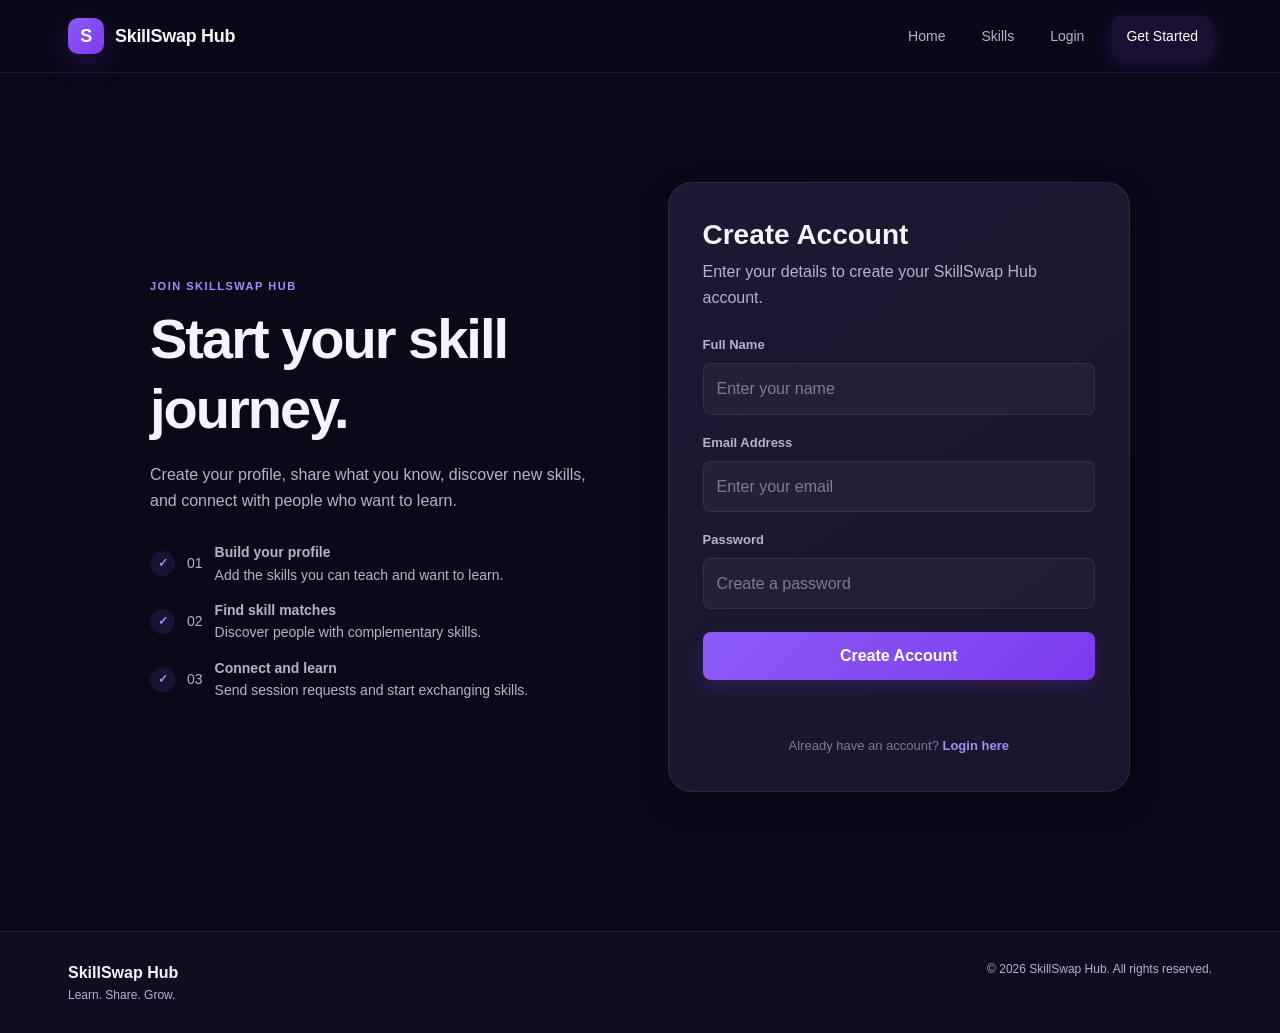
<file: SkillSwapHub.API/wwwroot/register.html>
﻿<!DOCTYPE html>

<html lang="en">

<head>
    <meta charset="UTF-8">
    <meta name="viewport" content="width=device-width, initial-scale=1.0">
    

    <title>Register - SkillSwap Hub</title>

    <link rel="stylesheet" href="Style.css">


</head>

<body>

    
    <header class="site-header">

        <div class="navbar">

            <a href="index.html" class="brand">
                <span class="brand-icon">S</span>
                <span>SkillSwap Hub</span>
            </a>

            <nav>
                <a href="index.html">Home</a>
                <a href="profile.html">Skills</a>
                <a href="login.html">Login</a>
                <a href="register.html" class="register-link active">
                    Get Started
                </a>
            </nav>

        </div>

    </header>


    <main class="auth-page">

        <section class="auth-container">

            <!-- Introduction -->

            <div class="auth-intro">

                <span class="section-label">
                    JOIN SKILLSWAP HUB
                </span>

                <h1>
                    Start your skill journey.
                </h1>

                <p>
                    Create your profile, share what you know,
                    discover new skills, and connect with people
                    who want to learn.
                </p>


                <div class="auth-benefits">

                    <div class="auth-benefit">

                        <span>01</span>

                        <div>
                            <strong>Build your profile</strong>

                            <p>
                                Add the skills you can teach
                                and want to learn.
                            </p>
                        </div>

                    </div>


                    <div class="auth-benefit">

                        <span>02</span>

                        <div>
                            <strong>Find skill matches</strong>

                            <p>
                                Discover people with complementary
                                skills.
                            </p>
                        </div>

                    </div>


                    <div class="auth-benefit">

                        <span>03</span>

                        <div>
                            <strong>Connect and learn</strong>

                            <p>
                                Send session requests and start
                                exchanging skills.
                            </p>
                        </div>

                    </div>

                </div>

            </div>


            <!-- Registration Card -->

            <div class="auth-card">

                <div class="auth-card-header">

                    <h2>Create Account</h2>

                    <p>
                        Enter your details to create your
                        SkillSwap Hub account.
                    </p>

                </div>


                <form id="registerForm">

                    <div class="form-group">

                        <label for="name">
                            Full Name
                        </label>

                        <input type="text"
                               id="name"
                               placeholder="Enter your name"
                               required>

                    </div>


                    <div class="form-group">

                        <label for="email">
                            Email Address
                        </label>

                        <input type="email"
                               id="email"
                               placeholder="Enter your email"
                               required>

                    </div>


                    <div class="form-group">

                        <label for="password">
                            Password
                        </label>

                        <input type="password"
                               id="password"
                               placeholder="Create a password"
                               required>

                    </div>


                    <button type="submit"
                            class="auth-button">
                        Create Account
                    </button>

                </form>


                <p id="message"
                   class="form-message"></p>


                <div class="auth-footer">

                    <span>
                        Already have an account?
                    </span>

                    <a href="login.html">
                        Login here
                    </a>

                </div>

            </div>

        </section>

    </main>


    <footer class="site-footer">

        <div class="footer-content">

            <div>
                <strong>SkillSwap Hub</strong>

                <p>
                    Learn. Share. Grow.
                </p>
            </div>

            <p>
                © 2026 SkillSwap Hub. All rights reserved.
            </p>

        </div>

    </footer>


    <script src="app.js"></script>
    

</body>

</html>
</file>
<file: Style.css>
﻿/* =========================================================
   SkillSwap Hub - Professional UI
   ========================================================= */

:root {
    --bg-main: #0b0918;
    --bg-secondary: #100d21;
    --bg-card: #15112a;
    --bg-card-hover: #1c1735;
    --primary: #8b5cf6;
    --primary-dark: #7c3aed;
    --primary-light: #a78bfa;
    --text-primary: #f5f3ff;
    --text-secondary: #b8b1cc;
    --text-muted: #817a96;
    --border: rgba(255, 255, 255, 0.08);
    --border-hover: rgba(139, 92, 246, 0.4);
    --success: #34d399;
    --warning: #fbbf24;
    --danger: #f87171;
    --shadow-sm: 0 4px 16px rgba(0, 0, 0, 0.18);
    --shadow-md: 0 12px 30px rgba(0, 0, 0, 0.28);
    --shadow-primary: 0 10px 28px rgba(124, 58, 237, 0.22);
    --radius-sm: 8px;
    --radius-md: 12px;
    --radius-lg: 18px;
    --radius-xl: 24px;
    --transition: 0.2s ease;
}


/* =========================================================
   RESET
   ========================================================= */

* {
    margin: 0;
    padding: 0;
    box-sizing: border-box;
}

html {
    scroll-behavior: smooth;
}

body {
    font-family: Inter, -apple-system, BlinkMacSystemFont, "Segoe UI", Roboto, Arial, sans-serif;
    background: var(--bg-main);
    color: var(--text-primary);
    line-height: 1.6;
    min-height: 100vh;
}

a {
    color: inherit;
    text-decoration: none;
}

button,
input,
select,
textarea {
    font: inherit;
}

button {
    cursor: pointer;
}

::selection {
    background: rgba(139, 92, 246, 0.35);
    color: white;
}


/* =========================================================
   COMMON
   ========================================================= */

.section-label {
    display: inline-block;
    margin-bottom: 8px;
    color: var(--primary-light);
    font-size: 11px;
    font-weight: 700;
    letter-spacing: 1.5px;
    text-transform: uppercase;
}

.section-message,
.profile-message {
    margin: 14px 0;
    color: var(--text-muted);
    font-size: 14px;
}

h1,
h2,
h3,
h4 {
    color: var(--text-primary);
    line-height: 1.25;
}

p {
    color: var(--text-secondary);
}


/* =========================================================
   PUBLIC NAVIGATION
   ========================================================= */

.site-header {
    position: sticky;
    top: 0;
    z-index: 100;
    background: rgba(11, 9, 24, 0.88);
    border-bottom: 1px solid var(--border);
    backdrop-filter: blur(18px);
}

.navbar {
    max-width: 1200px;
    height: 72px;
    margin: 0 auto;
    padding: 0 28px;
    display: flex;
    align-items: center;
    justify-content: space-between;
}

.brand {
    display: flex;
    align-items: center;
    gap: 11px;
    font-size: 18px;
    font-weight: 700;
    letter-spacing: -0.3px;
}

.brand-icon {
    width: 36px;
    height: 36px;
    display: flex;
    align-items: center;
    justify-content: center;
    border-radius: 10px;
    background: linear-gradient( 135deg, var(--primary), var(--primary-dark) );
    color: white;
    font-weight: 800;
    box-shadow: var(--shadow-primary);
}

.navbar nav {
    display: flex;
    align-items: center;
    gap: 8px;
}

    .navbar nav a {
        padding: 9px 14px;
        border-radius: 8px;
        color: var(--text-secondary);
        font-size: 14px;
        font-weight: 500;
        transition: var(--transition);
    }

        .navbar nav a:hover,
        .navbar nav a.active {
            color: white;
            background: rgba(139, 92, 246, 0.12);
        }

    .navbar nav .register-link {
        margin-left: 6px;
        color: white;
        background: var(--primary);
        box-shadow: 0 6px 18px rgba(124, 58, 237, 0.25);
    }

        .navbar nav .register-link:hover {
            background: var(--primary-dark);
            transform: translateY(-1px);
        }


/* =========================================================
   BUTTONS
   ========================================================= */

.primary-button,
.auth-button,
.request-session-button,
.accept-button,
.reject-button,
.schedule-button,
.confirm-schedule-button,
.join-session-button,
.complete-session-button {
    border: none;
    border-radius: var(--radius-sm);
    font-weight: 600;
    transition: transform var(--transition), background var(--transition), box-shadow var(--transition);
}

.primary-button,
.auth-button {
    padding: 11px 18px;
    color: white;
    background: linear-gradient( 135deg, var(--primary), var(--primary-dark) );
    box-shadow: 0 7px 18px rgba(124, 58, 237, 0.2);
}

    .primary-button:hover,
    .auth-button:hover {
        transform: translateY(-1px);
        box-shadow: 0 10px 24px rgba(124, 58, 237, 0.3);
    }

.secondary-button,
.secondary-action-button {
    padding: 10px 16px;
    border: 1px solid var(--border);
    border-radius: var(--radius-sm);
    background: rgba(255, 255, 255, 0.03);
    color: var(--text-secondary);
    font-weight: 600;
    transition: var(--transition);
}

    .secondary-button:hover,
    .secondary-action-button:hover {
        color: white;
        border-color: var(--border-hover);
        background: rgba(139, 92, 246, 0.1);
    }

.danger-action-button {
    padding: 10px 16px;
    border: 1px solid rgba(248, 113, 113, 0.2);
    border-radius: var(--radius-sm);
    background: rgba(248, 113, 113, 0.07);
    color: var(--danger);
    font-weight: 600;
    transition: var(--transition);
}

    .danger-action-button:hover {
        background: rgba(248, 113, 113, 0.13);
        border-color: rgba(248, 113, 113, 0.4);
    }


/* =========================================================
   HOME / HERO
   ========================================================= */

.hero {
    max-width: 1200px;
    margin: 0 auto;
    padding: 100px 28px 80px;
    display: grid;
    grid-template-columns: 1.1fr 0.9fr;
    gap: 70px;
    align-items: center;
}

    .hero h1 {
        max-width: 650px;
        font-size: clamp(42px, 6vw, 68px);
        letter-spacing: -2.5px;
    }

.hero-description {
    max-width: 580px;
    margin: 22px 0 30px;
    color: var(--text-secondary);
    font-size: 17px;
}

.hero-actions {
    display: flex;
    gap: 12px;
    flex-wrap: wrap;
}

.hero-card {
    padding: 28px;
    border: 1px solid var(--border);
    border-radius: var(--radius-xl);
    background: radial-gradient( circle at top right, rgba(139, 92, 246, 0.14), transparent 45% ), var(--bg-card);
    box-shadow: var(--shadow-md);
}

.status-dot {
    display: inline-block;
    width: 8px;
    height: 8px;
    margin-right: 7px;
    border-radius: 50%;
    background: var(--success);
    box-shadow: 0 0 10px rgba(52, 211, 153, 0.5);
}

.skill-preview {
    display: flex;
    align-items: center;
    gap: 14px;
    padding: 16px;
    border: 1px solid var(--border);
    border-radius: var(--radius-md);
    background: rgba(255, 255, 255, 0.025);
}

.skill-row {
    display: flex;
    align-items: center;
    justify-content: space-between;
    padding: 13px 0;
    border-bottom: 1px solid var(--border);
}

    .skill-row:last-child {
        border-bottom: none;
    }

.skill-icon {
    width: 38px;
    height: 38px;
    display: flex;
    align-items: center;
    justify-content: center;
    border-radius: 10px;
    background: rgba(139, 92, 246, 0.12);
    color: var(--primary-light);
}

.exchange-arrow {
    color: var(--primary-light);
    font-size: 18px;
}

.match-badge {
    padding: 5px 9px;
    border-radius: 20px;
    background: rgba(52, 211, 153, 0.1);
    color: var(--success);
    font-size: 11px;
    font-weight: 700;
}


/* =========================================================
   GENERAL SECTIONS
   ========================================================= */

.how-it-works,
.skills-highlight,
.final-cta {
    max-width: 1200px;
    margin: 0 auto;
    padding: 80px 28px;
}

.section-heading {
    margin-bottom: 35px;
}

    .section-heading h2 {
        font-size: 34px;
        letter-spacing: -1px;
    }

.steps {
    display: grid;
    grid-template-columns: repeat(3, 1fr);
    gap: 18px;
}

.step-card {
    padding: 26px;
    border: 1px solid var(--border);
    border-radius: var(--radius-lg);
    background: var(--bg-card);
    transition: var(--transition);
}

    .step-card:hover {
        transform: translateY(-3px);
        border-color: var(--border-hover);
        background: var(--bg-card-hover);
    }

.step-number {
    margin-bottom: 16px;
    color: var(--primary-light);
    font-size: 12px;
    font-weight: 700;
}

.step-icon {
    margin-bottom: 16px;
    font-size: 26px;
}

.step-card h3 {
    margin-bottom: 8px;
}


/* =========================================================
   AUTH PAGES
   ========================================================= */

.auth-page {
    min-height: calc(100vh - 72px);
    display: flex;
    align-items: center;
    justify-content: center;
    padding: 55px 24px;
}

.auth-container {
    width: min(100%, 980px);
    display: grid;
    grid-template-columns: 1fr 1fr;
    gap: 55px;
    align-items: center;
}

.login-layout {
    grid-template-columns: 1fr 0.9fr;
}

.auth-intro h1 {
    margin-bottom: 18px;
    font-size: clamp(38px, 5vw, 56px);
    letter-spacing: -2px;
}

.auth-intro > p {
    max-width: 480px;
    margin-bottom: 28px;
}

.auth-benefits {
    display: grid;
    gap: 13px;
}

.auth-benefit {
    display: flex;
    align-items: center;
    gap: 12px;
    color: var(--text-secondary);
    font-size: 14px;
}

    .auth-benefit::before {
        content: "✓";
        width: 25px;
        height: 25px;
        display: flex;
        align-items: center;
        justify-content: center;
        border-radius: 50%;
        background: rgba(139, 92, 246, 0.12);
        color: var(--primary-light);
        font-size: 12px;
        font-weight: 700;
    }

.login-highlight {
    margin-top: 25px;
    padding: 17px;
    border-left: 3px solid var(--primary);
    border-radius: 0 var(--radius-md) var(--radius-md) 0;
    background: rgba(139, 92, 246, 0.07);
}

.highlight-line {
    color: var(--text-secondary);
    font-size: 13px;
}

.auth-card {
    padding: 34px;
    border: 1px solid var(--border);
    border-radius: var(--radius-xl);
    background: linear-gradient( 145deg, rgba(255, 255, 255, 0.035), rgba(255, 255, 255, 0.015) ), var(--bg-card);
    box-shadow: var(--shadow-md);
}

.auth-card-header {
    margin-bottom: 25px;
}

    .auth-card-header h2 {
        margin-bottom: 7px;
        font-size: 28px;
    }

.form-group {
    display: flex;
    flex-direction: column;
    gap: 7px;
    margin-bottom: 18px;
}

    .form-group label,
    .review-field label,
    .schedule-field label {
        color: var(--text-secondary);
        font-size: 13px;
        font-weight: 600;
    }

    .form-group input,
    .form-group select,
    .review-field select,
    .review-field textarea,
    .schedule-field input,
    .schedule-field select {
        width: 100%;
        padding: 12px 13px;
        border: 1px solid var(--border);
        border-radius: var(--radius-sm);
        outline: none;
        background: rgba(255, 255, 255, 0.035);
        color: var(--text-primary);
        transition: var(--transition);
    }

        .form-group input::placeholder,
        .review-field textarea::placeholder {
            color: var(--text-muted);
        }

        .form-group input:focus,
        .form-group select:focus,
        .review-field select:focus,
        .review-field textarea:focus,
        .schedule-field input:focus,
        .schedule-field select:focus {
            border-color: var(--primary);
            background: rgba(139, 92, 246, 0.045);
            box-shadow: 0 0 0 3px rgba(139, 92, 246, 0.1);
        }

    .form-group select,
    .review-field select,
    .schedule-field select {
        color-scheme: dark;
    }

.auth-button {
    width: 100%;
    margin-top: 5px;
}

.auth-footer {
    margin-top: 22px;
    text-align: center;
    color: var(--text-muted);
    font-size: 13px;
}

    .auth-footer a {
        color: var(--primary-light);
        font-weight: 600;
    }

        .auth-footer a:hover {
            text-decoration: underline;
        }

.form-message {
    min-height: 22px;
    margin-top: 12px;
    color: var(--primary-light);
    font-size: 13px;
}


/* =========================================================
   PROFILE PAGE
   ========================================================= */

.profile-page {
    max-width: 1200px;
    margin: 0 auto;
    padding: 60px 28px 80px;
}

.profile-header-section {
    padding: 20px 0 42px;
    border-bottom: 1px solid var(--border);
}

    .profile-header-section h1 {
        margin-bottom: 8px;
        font-size: 42px;
        letter-spacing: -1.5px;
    }

.profile-section,
.dashboard-section {
    margin-top: 48px;
}

.section-title-row {
    display: flex;
    align-items: flex-start;
    justify-content: space-between;
    gap: 20px;
    margin-bottom: 20px;
}

    .section-title-row h2 {
        margin-bottom: 6px;
        font-size: 27px;
        letter-spacing: -0.6px;
    }

    .section-title-row p {
        font-size: 14px;
    }

.profile-details {
    display: grid;
    grid-template-columns: repeat(2, 1fr);
    gap: 14px;
}

.profile-detail-card {
    min-height: 105px;
    padding: 19px;
    border: 1px solid var(--border);
    border-radius: var(--radius-md);
    background: var(--bg-card);
    transition: var(--transition);
}

    .profile-detail-card:hover {
        border-color: var(--border-hover);
    }

.profile-detail-label {
    display: block;
    margin-bottom: 8px;
    color: var(--text-muted);
    font-size: 11px;
    font-weight: 700;
    letter-spacing: 1px;
    text-transform: uppercase;
}

.profile-detail-card p {
    color: var(--text-primary);
    font-size: 15px;
}

.edit-profile-card,
.skill-form-card,
.review-form-card {
    margin-top: 22px;
    padding: 26px;
    border: 1px solid var(--border);
    border-radius: var(--radius-lg);
    background: var(--bg-card);
    box-shadow: var(--shadow-sm);
}

.card-title {
    margin-bottom: 24px;
}

    .card-title h3 {
        margin-bottom: 6px;
        font-size: 21px;
    }

    .card-title p {
        font-size: 13px;
    }

.profile-form-grid {
    display: grid;
    grid-template-columns: repeat(2, 1fr);
    gap: 18px;
}

.full-width {
    grid-column: 1 / -1;
}

.profile-form-actions {
    display: flex;
    justify-content: flex-end;
    margin-top: 8px;
}


/* =========================================================
   SKILLS
   ========================================================= */

.skill-form-card {
    display: grid;
    grid-template-columns: 1.3fr 1fr 1fr auto;
    gap: 15px;
    align-items: end;
}

    .skill-form-card .form-group {
        margin-bottom: 0;
    }

.skills-grid,
.matches-grid,
.requests-grid,
.reviews-grid {
    display: grid;
    grid-template-columns: repeat(2, 1fr);
    gap: 17px;
    margin-top: 22px;
}

.skill-card,
.match-card,
.request-card,
.review-card,
.session-card {
    padding: 21px;
    border: 1px solid var(--border);
    border-radius: var(--radius-lg);
    background: var(--bg-card);
    box-shadow: var(--shadow-sm);
    transition: transform var(--transition), border-color var(--transition), background var(--transition);
}

    .skill-card:hover,
    .match-card:hover,
    .request-card:hover,
    .review-card:hover,
    .session-card:hover {
        transform: translateY(-2px);
        border-color: var(--border-hover);
        background: var(--bg-card-hover);
    }

.skill-card-top,
.match-card-header,
.request-card-header,
.review-card-header,
.session-card-header {
    display: flex;
    align-items: flex-start;
    justify-content: space-between;
    gap: 15px;
    margin-bottom: 18px;
}

.skill-card h3,
.match-card h3,
.request-card h3,
.review-card h3,
.session-card h3 {
    font-size: 18px;
}

.skill-category,
.request-skill,
.match-subtitle {
    display: block;
    margin-top: 5px;
    color: var(--text-muted);
    font-size: 12px;
}

.skill-type-badge,
.status-badge,
.session-status {
    display: inline-flex;
    align-items: center;
    padding: 5px 9px;
    border-radius: 20px;
    font-size: 10px;
    font-weight: 700;
    letter-spacing: 0.4px;
    text-transform: uppercase;
}

.offer-badge {
    background: rgba(52, 211, 153, 0.1);
    color: var(--success);
}

.want-badge {
    background: rgba(167, 139, 250, 0.12);
    color: var(--primary-light);
}

.status-badge {
    background: rgba(251, 191, 36, 0.1);
    color: var(--warning);
}

    .status-badge.pending {
        background: rgba(251, 191, 36, 0.1);
        color: var(--warning);
    }

    .status-badge.accepted {
        background: rgba(52, 211, 153, 0.1);
        color: var(--success);
    }

    .status-badge.rejected {
        background: rgba(248, 113, 113, 0.1);
        color: var(--danger);
    }

.session-status {
    background: rgba(139, 92, 246, 0.12);
    color: var(--primary-light);
}

.skill-card-info,
.match-card-info,
.request-card-info {
    display: grid;
    gap: 10px;
    padding: 15px 0;
    border-top: 1px solid var(--border);
    border-bottom: 1px solid var(--border);
}

    .skill-info-row,
    .match-card-info p,
    .request-card-info p {
        display: flex;
        justify-content: space-between;
        gap: 15px;
        font-size: 13px;
    }

        .skill-info-row span,
        .match-card-info span,
        .request-card-info span {
            color: var(--text-muted);
        }

        .skill-info-row strong,
        .match-card-info strong,
        .request-card-info strong {
            color: var(--text-primary);
            font-weight: 600;
            text-align: right;
        }

.skill-card-actions,
.request-actions {
    display: flex;
    gap: 9px;
    margin-top: 17px;
}


/* =========================================================
   MATCHES
   ========================================================= */

.match-avatar {
    width: 42px;
    height: 42px;
    display: flex;
    align-items: center;
    justify-content: center;
    flex-shrink: 0;
    border-radius: 12px;
    background: linear-gradient( 135deg, var(--primary), var(--primary-dark) );
    color: white;
    font-weight: 700;
}

.match-card-header {
    justify-content: flex-start;
}

    .match-card-header > div:last-child {
        flex: 1;
    }

.request-session-button {
    width: 100%;
    margin-top: 17px;
    padding: 11px 15px;
    background: rgba(139, 92, 246, 0.12);
    color: var(--primary-light);
    border: 1px solid rgba(139, 92, 246, 0.18);
}

    .request-session-button:hover {
        background: var(--primary);
        color: white;
    }


/* =========================================================
   REQUESTS
   ========================================================= */

.accept-button {
    padding: 9px 15px;
    background: rgba(52, 211, 153, 0.1);
    color: var(--success);
    border: 1px solid rgba(52, 211, 153, 0.18);
}

    .accept-button:hover {
        background: var(--success);
        color: #07150f;
    }

.reject-button {
    padding: 9px 15px;
    background: rgba(248, 113, 113, 0.08);
    color: var(--danger);
    border: 1px solid rgba(248, 113, 113, 0.18);
}

    .reject-button:hover {
        background: var(--danger);
        color: #180909;
    }

.schedule-button {
    padding: 10px 16px;
    background: var(--primary);
    color: white;
}

    .schedule-button:hover,
    .confirm-schedule-button:hover,
    .join-session-button:hover,
    .complete-session-button:hover {
        background: var(--primary-dark);
        transform: translateY(-1px);
    }


/* =========================================================
   SCHEDULE FORM
   ========================================================= */

.schedule-form {
    margin-top: 18px;
    padding: 20px;
    border: 1px solid rgba(139, 92, 246, 0.18);
    border-radius: var(--radius-md);
    background: rgba(139, 92, 246, 0.045);
}

.schedule-form-header {
    margin-bottom: 18px;
}

    .schedule-form-header h4 {
        margin-bottom: 5px;
    }

    .schedule-form-header p {
        font-size: 13px;
    }

.schedule-form-grid {
    display: grid;
    grid-template-columns: repeat(3, 1fr);
    gap: 13px;
}

.schedule-field {
    display: flex;
    flex-direction: column;
    gap: 7px;
}

.confirm-schedule-button {
    margin-top: 17px;
    padding: 10px 17px;
    background: var(--primary);
    color: white;
}


/* =========================================================
   SESSIONS
   ========================================================= */

.sessions-container {
    display: grid;
    gap: 17px;
}

.session-card-header {
    align-items: center;
}

.session-label,
.review-label {
    display: block;
    margin-bottom: 5px;
    color: var(--primary-light);
    font-size: 10px;
    font-weight: 700;
    letter-spacing: 1px;
}

.session-details {
    display: grid;
    grid-template-columns: repeat(3, 1fr);
    gap: 12px;
    padding: 17px 0;
    border-top: 1px solid var(--border);
    border-bottom: 1px solid var(--border);
}

.session-detail {
    padding-right: 12px;
    border-right: 1px solid var(--border);
}

    .session-detail:last-child {
        border-right: none;
    }

.detail-label {
    display: block;
    margin-bottom: 5px;
    color: var(--text-muted);
    font-size: 11px;
    text-transform: uppercase;
    letter-spacing: 0.7px;
}

.session-detail strong {
    color: var(--text-primary);
    font-size: 14px;
}

.session-action {
    display: flex;
    align-items: center;
    justify-content: flex-end;
    gap: 10px;
    margin-top: 17px;
}

.join-session-button,
.complete-session-button {
    padding: 10px 17px;
    background: var(--primary);
    color: white;
}

.complete-session-button {
    background: rgba(52, 211, 153, 0.12);
    color: var(--success);
    border: 1px solid rgba(52, 211, 153, 0.2);
}

    .complete-session-button:hover {
        background: var(--success);
        color: #07150f;
    }

.joined-message {
    color: var(--success);
    font-size: 13px;
    font-weight: 600;
}


/* =========================================================
   REVIEWS
   ========================================================= */

.review-form-card {
    max-width: 700px;
}

    .review-form-card h3 {
        margin-bottom: 22px;
        font-size: 21px;
    }

.review-field {
    display: flex;
    flex-direction: column;
    gap: 7px;
    margin-bottom: 18px;
}

    .review-field textarea {
        min-height: 120px;
        resize: vertical;
    }

.review-form-card .primary-button {
    margin-top: 5px;
}

.review-rating {
    white-space: nowrap;
    font-size: 15px;
    letter-spacing: 1px;
}

.review-comment {
    padding: 15px;
    border-radius: var(--radius-md);
    background: rgba(255, 255, 255, 0.025);
}

    .review-comment span {
        display: block;
        margin-bottom: 5px;
        color: var(--text-muted);
        font-size: 11px;
        font-weight: 700;
        text-transform: uppercase;
    }

    .review-comment p {
        color: var(--text-secondary);
        font-size: 14px;
    }

.review-date {
    margin-top: 14px;
    color: var(--text-muted);
    font-size: 12px;
}


/* =========================================================
   EMPTY STATES
   ========================================================= */

.empty-state {
    min-height: 180px;
    display: flex;
    flex-direction: column;
    align-items: center;
    justify-content: center;
    padding: 30px;
    border: 1px dashed rgba(255, 255, 255, 0.1);
    border-radius: var(--radius-lg);
    background: rgba(255, 255, 255, 0.015);
    text-align: center;
}

.empty-state-icon,
.empty-icon {
    width: 45px;
    height: 45px;
    display: flex;
    align-items: center;
    justify-content: center;
    margin-bottom: 12px;
    border-radius: 12px;
    background: rgba(139, 92, 246, 0.1);
    color: var(--primary-light);
    font-size: 20px;
}

.empty-state h3 {
    margin-bottom: 5px;
    font-size: 16px;
}

.empty-state p {
    max-width: 400px;
    font-size: 13px;
}


/* =========================================================
   DASHBOARD
   ========================================================= */

.app-layout {
    min-height: 100vh;
}

.sidebar {
    position: fixed;
    top: 0;
    left: 0;
    bottom: 0;
    width: 250px;
    display: flex;
    flex-direction: column;
    padding: 24px 15px;
    background: var(--bg-secondary);
    border-right: 1px solid var(--border);
    z-index: 100;
}

.sidebar-logo {
    display: flex;
    align-items: center;
    gap: 11px;
    padding: 0 10px 28px;
    font-weight: 700;
}

.logo-icon {
    width: 34px;
    height: 34px;
    display: flex;
    align-items: center;
    justify-content: center;
    border-radius: 9px;
    background: linear-gradient( 135deg, var(--primary), var(--primary-dark) );
    color: white;
    font-weight: 800;
}

.sidebar-nav {
    display: flex;
    flex-direction: column;
    gap: 5px;
}

.nav-item {
    display: flex;
    align-items: center;
    padding: 11px 13px;
    border-radius: 9px;
    color: var(--text-secondary);
    font-size: 14px;
    font-weight: 500;
    transition: var(--transition);
}

    .nav-item:hover {
        background: rgba(139, 92, 246, 0.08);
        color: white;
    }

    .nav-item.active {
        background: rgba(139, 92, 246, 0.13);
        color: var(--primary-light);
    }

.sidebar-bottom {
    margin-top: auto;
}

.logout-btn {
    width: 100%;
    padding: 11px 13px;
    border: 1px solid rgba(248, 113, 113, 0.15);
    border-radius: 9px;
    background: rgba(248, 113, 113, 0.05);
    color: var(--danger);
    text-align: left;
    font-weight: 600;
    transition: var(--transition);
}

    .logout-btn:hover {
        background: rgba(248, 113, 113, 0.1);
    }

.main-content {
    min-height: 100vh;
    margin-left: 250px;
}

.topbar {
    height: 76px;
    display: flex;
    align-items: center;
    justify-content: space-between;
    padding: 0 35px;
    border-bottom: 1px solid var(--border);
    background: rgba(11, 9, 24, 0.8);
    backdrop-filter: blur(15px);
    position: sticky;
    top: 0;
    z-index: 50;
}

.topbar-label {
    color: var(--text-muted);
    font-size: 12px;
}

.topbar-actions {
    display: flex;
    align-items: center;
    gap: 16px;
}

.notification-btn {
    position: relative;
    width: 38px;
    height: 38px;
    display: flex;
    align-items: center;
    justify-content: center;
    border: 1px solid var(--border);
    border-radius: 10px;
    background: rgba(255, 255, 255, 0.025);
    color: var(--text-secondary);
}

    .notification-btn:hover {
        color: white;
        border-color: var(--border-hover);
    }

.notification-dot {
    position: absolute;
    top: 7px;
    right: 7px;
    width: 6px;
    height: 6px;
    border-radius: 50%;
    background: var(--danger);
}

.user-area {
    display: flex;
    align-items: center;
    gap: 10px;
}

.user-avatar {
    width: 36px;
    height: 36px;
    display: flex;
    align-items: center;
    justify-content: center;
    border-radius: 50%;
    background: linear-gradient( 135deg, var(--primary), var(--primary-dark) );
    color: white;
    font-size: 13px;
    font-weight: 700;
}

.user-info {
    color: var(--text-primary);
    font-size: 13px;
    font-weight: 600;
}

.dashboard-content {
    padding: 34px;
}

.welcome-card {
    position: relative;
    overflow: hidden;
    padding: 30px;
    border: 1px solid var(--border);
    border-radius: var(--radius-xl);
    background: radial-gradient( circle at 90% 10%, rgba(139, 92, 246, 0.18), transparent 35% ), var(--bg-card);
    box-shadow: var(--shadow-md);
}

.card-label {
    color: var(--primary-light);
    font-size: 11px;
    font-weight: 700;
    letter-spacing: 1.2px;
    text-transform: uppercase;
}

.welcome-card h2 {
    margin: 8px 0;
    font-size: 30px;
    letter-spacing: -0.8px;
}

.welcome-card p {
    max-width: 620px;
}

.welcome-icon {
    position: absolute;
    right: 35px;
    top: 50%;
    transform: translateY(-50%);
    font-size: 65px;
    opacity: 0.12;
}

.stats-grid {
    display: grid;
    grid-template-columns: repeat(4, 1fr);
    gap: 15px;
    margin-top: 22px;
}

.stat-card {
    padding: 20px;
    border: 1px solid var(--border);
    border-radius: var(--radius-lg);
    background: var(--bg-card);
    transition: var(--transition);
}

    .stat-card:hover {
        border-color: var(--border-hover);
        transform: translateY(-2px);
    }

.stat-icon {
    width: 38px;
    height: 38px;
    display: flex;
    align-items: center;
    justify-content: center;
    margin-bottom: 13px;
    border-radius: 10px;
    background: rgba(139, 92, 246, 0.1);
    color: var(--primary-light);
}

.stat-card h3 {
    font-size: 25px;
}

.stat-card p {
    margin-top: 3px;
    font-size: 12px;
}

.dashboard-grid {
    display: grid;
    grid-template-columns: repeat(2, 1fr);
    gap: 20px;
    margin-top: 22px;
}

.dashboard-card {
    padding: 23px;
    border: 1px solid var(--border);
    border-radius: var(--radius-lg);
    background: var(--bg-card);
}

.card-header {
    display: flex;
    align-items: center;
    justify-content: space-between;
    margin-bottom: 18px;
}

    .card-header h3 {
        font-size: 18px;
    }

.card-action {
    color: var(--primary-light);
    font-size: 12px;
    font-weight: 600;
}

.skills-dashboard-card {
    margin-top: 20px;
}


/* =========================================================
   FOOTER
   ========================================================= */

.site-footer {
    margin-top: 30px;
    border-top: 1px solid var(--border);
    background: var(--bg-secondary);
}

.footer-content {
    max-width: 1200px;
    margin: 0 auto;
    padding: 28px;
    display: flex;
    justify-content: space-between;
    gap: 20px;
}

    .footer-content strong {
        color: var(--text-primary);
    }

    .footer-content p {
        font-size: 12px;
    }


/* =========================================================
   RESPONSIVE
   ========================================================= */

@media (max-width: 1000px) {

    .hero {
        grid-template-columns: 1fr;
        gap: 35px;
    }

    .auth-container,
    .login-layout {
        grid-template-columns: 1fr;
        max-width: 600px;
    }

    .auth-intro {
        text-align: center;
    }

        .auth-intro > p {
            margin-left: auto;
            margin-right: auto;
        }

    .auth-benefits {
        max-width: 380px;
        margin: 0 auto;
        text-align: left;
    }

    .login-highlight {
        text-align: left;
    }

    .skill-form-card {
        grid-template-columns: repeat(2, 1fr);
    }

        .skill-form-card .primary-button {
            width: 100%;
        }

    .stats-grid {
        grid-template-columns: repeat(2, 1fr);
    }
}


@media (max-width: 760px) {

    .navbar {
        padding: 0 17px;
    }

        .navbar nav {
            gap: 2px;
        }

            .navbar nav a {
                padding: 8px 8px;
                font-size: 12px;
            }

            .navbar nav .register-link {
                margin-left: 0;
            }

    .hero,
    .how-it-works,
    .skills-highlight,
    .final-cta,
    .profile-page {
        padding-left: 18px;
        padding-right: 18px;
    }

    .hero {
        padding-top: 65px;
    }

    .steps {
        grid-template-columns: 1fr;
    }

    .profile-details,
    .profile-form-grid,
    .skills-grid,
    .matches-grid,
    .requests-grid,
    .reviews-grid,
    .dashboard-grid {
        grid-template-columns: 1fr;
    }

    .skill-form-card {
        grid-template-columns: 1fr;
    }

    .schedule-form-grid {
        grid-template-columns: 1fr;
    }

    .session-details {
        grid-template-columns: 1fr;
    }

    .session-detail {
        padding-right: 0;
        padding-bottom: 10px;
        border-right: none;
        border-bottom: 1px solid var(--border);
    }

        .session-detail:last-child {
            padding-bottom: 0;
            border-bottom: none;
        }

    .section-title-row {
        flex-direction: column;
    }

    .profile-header-section h1 {
        font-size: 34px;
    }

    .dashboard-content {
        padding: 22px 18px;
    }

    .topbar {
        padding: 0 18px;
    }

    .sidebar {
        width: 68px;
        padding: 20px 8px;
    }

    .sidebar-logo span:last-child,
    .nav-item span,
    .logout-btn span {
        display: none;
    }

    .sidebar-logo {
        justify-content: center;
        padding-left: 0;
        padding-right: 0;
    }

    .nav-item {
        justify-content: center;
        padding: 12px;
    }

    .logout-btn {
        text-align: center;
    }

    .main-content {
        margin-left: 68px;
    }

    .welcome-icon {
        display: none;
    }

    .footer-content {
        flex-direction: column;
    }
}


@media (max-width: 520px) {

    .brand {
        font-size: 15px;
    }

    .brand-icon {
        width: 32px;
        height: 32px;
    }

    .navbar nav a:not(.register-link) {
        display: none;
    }

    .auth-page {
        padding: 35px 15px;
    }

    .auth-card {
        padding: 23px;
    }

    .auth-intro h1 {
        font-size: 37px;
    }

    .hero h1 {
        font-size: 40px;
    }

    .stats-grid {
        grid-template-columns: 1fr;
    }

    .welcome-card {
        padding: 23px;
    }

        .welcome-card h2 {
            font-size: 25px;
        }

    .skill-card-actions,
    .request-actions,
    .session-action {
        flex-direction: column;
        align-items: stretch;
    }

        .skill-card-actions button,
        .request-actions button,
        .session-action button {
            width: 100%;
        }
}
</file>
<file: SkillSwapHub.API/wwwroot/Style.css>
﻿/* =========================================================
   SkillSwap Hub - Professional UI
   ========================================================= */

:root {
    --bg-main: #0b0918;
    --bg-secondary: #100d21;
    --bg-card: #15112a;
    --bg-card-hover: #1c1735;
    --primary: #8b5cf6;
    --primary-dark: #7c3aed;
    --primary-light: #a78bfa;
    --text-primary: #f5f3ff;
    --text-secondary: #b8b1cc;
    --text-muted: #817a96;
    --border: rgba(255, 255, 255, 0.08);
    --border-hover: rgba(139, 92, 246, 0.4);
    --success: #34d399;
    --warning: #fbbf24;
    --danger: #f87171;
    --shadow-sm: 0 4px 16px rgba(0, 0, 0, 0.18);
    --shadow-md: 0 12px 30px rgba(0, 0, 0, 0.28);
    --shadow-primary: 0 10px 28px rgba(124, 58, 237, 0.22);
    --radius-sm: 8px;
    --radius-md: 12px;
    --radius-lg: 18px;
    --radius-xl: 24px;
    --transition: 0.2s ease;
}


/* =========================================================
   RESET
   ========================================================= */

* {
    margin: 0;
    padding: 0;
    box-sizing: border-box;
}

html {
    scroll-behavior: smooth;
}

body {
    font-family: Inter, -apple-system, BlinkMacSystemFont, "Segoe UI", Roboto, Arial, sans-serif;
    background: var(--bg-main);
    color: var(--text-primary);
    line-height: 1.6;
    min-height: 100vh;
}

a {
    color: inherit;
    text-decoration: none;
}

button,
input,
select,
textarea {
    font: inherit;
}

button {
    cursor: pointer;
}

::selection {
    background: rgba(139, 92, 246, 0.35);
    color: white;
}


/* =========================================================
   COMMON
   ========================================================= */

.section-label {
    display: inline-block;
    margin-bottom: 8px;
    color: var(--primary-light);
    font-size: 11px;
    font-weight: 700;
    letter-spacing: 1.5px;
    text-transform: uppercase;
}

.section-message,
.profile-message {
    margin: 14px 0;
    color: var(--text-muted);
    font-size: 14px;
}

h1,
h2,
h3,
h4 {
    color: var(--text-primary);
    line-height: 1.25;
}

p {
    color: var(--text-secondary);
}


/* =========================================================
   PUBLIC NAVIGATION
   ========================================================= */

.site-header {
    position: sticky;
    top: 0;
    z-index: 100;
    background: rgba(11, 9, 24, 0.88);
    border-bottom: 1px solid var(--border);
    backdrop-filter: blur(18px);
}

.navbar {
    max-width: 1200px;
    height: 72px;
    margin: 0 auto;
    padding: 0 28px;
    display: flex;
    align-items: center;
    justify-content: space-between;
}

.brand {
    display: flex;
    align-items: center;
    gap: 11px;
    font-size: 18px;
    font-weight: 700;
    letter-spacing: -0.3px;
}

.brand-icon {
    width: 36px;
    height: 36px;
    display: flex;
    align-items: center;
    justify-content: center;
    border-radius: 10px;
    background: linear-gradient( 135deg, var(--primary), var(--primary-dark) );
    color: white;
    font-weight: 800;
    box-shadow: var(--shadow-primary);
}

.navbar nav {
    display: flex;
    align-items: center;
    gap: 8px;
}

    .navbar nav a {
        padding: 9px 14px;
        border-radius: 8px;
        color: var(--text-secondary);
        font-size: 14px;
        font-weight: 500;
        transition: var(--transition);
    }

        .navbar nav a:hover,
        .navbar nav a.active {
            color: white;
            background: rgba(139, 92, 246, 0.12);
        }

    .navbar nav .register-link {
        margin-left: 6px;
        color: white;
        background: var(--primary);
        box-shadow: 0 6px 18px rgba(124, 58, 237, 0.25);
    }

        .navbar nav .register-link:hover {
            background: var(--primary-dark);
            transform: translateY(-1px);
        }


/* =========================================================
   BUTTONS
   ========================================================= */

.primary-button,
.auth-button,
.request-session-button,
.accept-button,
.reject-button,
.schedule-button,
.confirm-schedule-button,
.join-session-button,
.complete-session-button {
    border: none;
    border-radius: var(--radius-sm);
    font-weight: 600;
    transition: transform var(--transition), background var(--transition), box-shadow var(--transition);
}

.primary-button,
.auth-button {
    padding: 11px 18px;
    color: white;
    background: linear-gradient( 135deg, var(--primary), var(--primary-dark) );
    box-shadow: 0 7px 18px rgba(124, 58, 237, 0.2);
}

    .primary-button:hover,
    .auth-button:hover {
        transform: translateY(-1px);
        box-shadow: 0 10px 24px rgba(124, 58, 237, 0.3);
    }

.secondary-button,
.secondary-action-button {
    padding: 10px 16px;
    border: 1px solid var(--border);
    border-radius: var(--radius-sm);
    background: rgba(255, 255, 255, 0.03);
    color: var(--text-secondary);
    font-weight: 600;
    transition: var(--transition);
}

    .secondary-button:hover,
    .secondary-action-button:hover {
        color: white;
        border-color: var(--border-hover);
        background: rgba(139, 92, 246, 0.1);
    }

.danger-action-button {
    padding: 10px 16px;
    border: 1px solid rgba(248, 113, 113, 0.2);
    border-radius: var(--radius-sm);
    background: rgba(248, 113, 113, 0.07);
    color: var(--danger);
    font-weight: 600;
    transition: var(--transition);
}

    .danger-action-button:hover {
        background: rgba(248, 113, 113, 0.13);
        border-color: rgba(248, 113, 113, 0.4);
    }


/* =========================================================
   HOME / HERO
   ========================================================= */

.hero {
    max-width: 1200px;
    margin: 0 auto;
    padding: 100px 28px 80px;
    display: grid;
    grid-template-columns: 1.1fr 0.9fr;
    gap: 70px;
    align-items: center;
}

    .hero h1 {
        max-width: 650px;
        font-size: clamp(42px, 6vw, 68px);
        letter-spacing: -2.5px;
    }

.hero-description {
    max-width: 580px;
    margin: 22px 0 30px;
    color: var(--text-secondary);
    font-size: 17px;
}

.hero-actions {
    display: flex;
    gap: 12px;
    flex-wrap: wrap;
}

.hero-card {
    padding: 28px;
    border: 1px solid var(--border);
    border-radius: var(--radius-xl);
    background: radial-gradient( circle at top right, rgba(139, 92, 246, 0.14), transparent 45% ), var(--bg-card);
    box-shadow: var(--shadow-md);
}

.status-dot {
    display: inline-block;
    width: 8px;
    height: 8px;
    margin-right: 7px;
    border-radius: 50%;
    background: var(--success);
    box-shadow: 0 0 10px rgba(52, 211, 153, 0.5);
}

.skill-preview {
    display: flex;
    align-items: center;
    gap: 14px;
    padding: 16px;
    border: 1px solid var(--border);
    border-radius: var(--radius-md);
    background: rgba(255, 255, 255, 0.025);
}

.skill-row {
    display: flex;
    align-items: center;
    justify-content: space-between;
    padding: 13px 0;
    border-bottom: 1px solid var(--border);
}

    .skill-row:last-child {
        border-bottom: none;
    }

.skill-icon {
    width: 38px;
    height: 38px;
    display: flex;
    align-items: center;
    justify-content: center;
    border-radius: 10px;
    background: rgba(139, 92, 246, 0.12);
    color: var(--primary-light);
}

.exchange-arrow {
    color: var(--primary-light);
    font-size: 18px;
}

.match-badge {
    padding: 5px 9px;
    border-radius: 20px;
    background: rgba(52, 211, 153, 0.1);
    color: var(--success);
    font-size: 11px;
    font-weight: 700;
}


/* =========================================================
   GENERAL SECTIONS
   ========================================================= */

.how-it-works,
.skills-highlight,
.final-cta {
    max-width: 1200px;
    margin: 0 auto;
    padding: 80px 28px;
}

.section-heading {
    margin-bottom: 35px;
}

    .section-heading h2 {
        font-size: 34px;
        letter-spacing: -1px;
    }

.steps {
    display: grid;
    grid-template-columns: repeat(3, 1fr);
    gap: 18px;
}

.step-card {
    padding: 26px;
    border: 1px solid var(--border);
    border-radius: var(--radius-lg);
    background: var(--bg-card);
    transition: var(--transition);
}

    .step-card:hover {
        transform: translateY(-3px);
        border-color: var(--border-hover);
        background: var(--bg-card-hover);
    }

.step-number {
    margin-bottom: 16px;
    color: var(--primary-light);
    font-size: 12px;
    font-weight: 700;
}

.step-icon {
    margin-bottom: 16px;
    font-size: 26px;
}

.step-card h3 {
    margin-bottom: 8px;
}


/* =========================================================
   AUTH PAGES
   ========================================================= */

.auth-page {
    min-height: calc(100vh - 72px);
    display: flex;
    align-items: center;
    justify-content: center;
    padding: 55px 24px;
}

.auth-container {
    width: min(100%, 980px);
    display: grid;
    grid-template-columns: 1fr 1fr;
    gap: 55px;
    align-items: center;
}

.login-layout {
    grid-template-columns: 1fr 0.9fr;
}

.auth-intro h1 {
    margin-bottom: 18px;
    font-size: clamp(38px, 5vw, 56px);
    letter-spacing: -2px;
}

.auth-intro > p {
    max-width: 480px;
    margin-bottom: 28px;
}

.auth-benefits {
    display: grid;
    gap: 13px;
}

.auth-benefit {
    display: flex;
    align-items: center;
    gap: 12px;
    color: var(--text-secondary);
    font-size: 14px;
}

    .auth-benefit::before {
        content: "✓";
        width: 25px;
        height: 25px;
        display: flex;
        align-items: center;
        justify-content: center;
        border-radius: 50%;
        background: rgba(139, 92, 246, 0.12);
        color: var(--primary-light);
        font-size: 12px;
        font-weight: 700;
    }

.login-highlight {
    margin-top: 25px;
    padding: 17px;
    border-left: 3px solid var(--primary);
    border-radius: 0 var(--radius-md) var(--radius-md) 0;
    background: rgba(139, 92, 246, 0.07);
}

.highlight-line {
    color: var(--text-secondary);
    font-size: 13px;
}

.auth-card {
    padding: 34px;
    border: 1px solid var(--border);
    border-radius: var(--radius-xl);
    background: linear-gradient( 145deg, rgba(255, 255, 255, 0.035), rgba(255, 255, 255, 0.015) ), var(--bg-card);
    box-shadow: var(--shadow-md);
}

.auth-card-header {
    margin-bottom: 25px;
}

    .auth-card-header h2 {
        margin-bottom: 7px;
        font-size: 28px;
    }

.form-group {
    display: flex;
    flex-direction: column;
    gap: 7px;
    margin-bottom: 18px;
}

    .form-group label,
    .review-field label,
    .schedule-field label {
        color: var(--text-secondary);
        font-size: 13px;
        font-weight: 600;
    }

    .form-group input,
    .form-group select,
    .review-field select,
    .review-field textarea,
    .schedule-field input,
    .schedule-field select {
        width: 100%;
        padding: 12px 13px;
        border: 1px solid var(--border);
        border-radius: var(--radius-sm);
        outline: none;
        background: rgba(255, 255, 255, 0.035);
        color: var(--text-primary);
        transition: var(--transition);
    }

        .form-group input::placeholder,
        .review-field textarea::placeholder {
            color: var(--text-muted);
        }

        .form-group input:focus,
        .form-group select:focus,
        .review-field select:focus,
        .review-field textarea:focus,
        .schedule-field input:focus,
        .schedule-field select:focus {
            border-color: var(--primary);
            background: rgba(139, 92, 246, 0.045);
            box-shadow: 0 0 0 3px rgba(139, 92, 246, 0.1);
        }

    .form-group select,
    .review-field select,
    .schedule-field select {
        color-scheme: dark;
    }

.auth-button {
    width: 100%;
    margin-top: 5px;
}

.auth-footer {
    margin-top: 22px;
    text-align: center;
    color: var(--text-muted);
    font-size: 13px;
}

    .auth-footer a {
        color: var(--primary-light);
        font-weight: 600;
    }

        .auth-footer a:hover {
            text-decoration: underline;
        }

.form-message {
    min-height: 22px;
    margin-top: 12px;
    color: var(--primary-light);
    font-size: 13px;
}


/* =========================================================
   PROFILE PAGE
   ========================================================= */

.profile-page {
    max-width: 1200px;
    margin: 0 auto;
    padding: 60px 28px 80px;
}

.profile-header-section {
    padding: 20px 0 42px;
    border-bottom: 1px solid var(--border);
}

    .profile-header-section h1 {
        margin-bottom: 8px;
        font-size: 42px;
        letter-spacing: -1.5px;
    }

.profile-section,
.dashboard-section {
    margin-top: 48px;
}

.section-title-row {
    display: flex;
    align-items: flex-start;
    justify-content: space-between;
    gap: 20px;
    margin-bottom: 20px;
}

    .section-title-row h2 {
        margin-bottom: 6px;
        font-size: 27px;
        letter-spacing: -0.6px;
    }

    .section-title-row p {
        font-size: 14px;
    }

.profile-details {
    display: grid;
    grid-template-columns: repeat(2, 1fr);
    gap: 14px;
}

.profile-detail-card {
    min-height: 105px;
    padding: 19px;
    border: 1px solid var(--border);
    border-radius: var(--radius-md);
    background: var(--bg-card);
    transition: var(--transition);
}

    .profile-detail-card:hover {
        border-color: var(--border-hover);
    }

.profile-detail-label {
    display: block;
    margin-bottom: 8px;
    color: var(--text-muted);
    font-size: 11px;
    font-weight: 700;
    letter-spacing: 1px;
    text-transform: uppercase;
}

.profile-detail-card p {
    color: var(--text-primary);
    font-size: 15px;
}

.edit-profile-card,
.skill-form-card,
.review-form-card {
    margin-top: 22px;
    padding: 26px;
    border: 1px solid var(--border);
    border-radius: var(--radius-lg);
    background: var(--bg-card);
    box-shadow: var(--shadow-sm);
}

.card-title {
    margin-bottom: 24px;
}

    .card-title h3 {
        margin-bottom: 6px;
        font-size: 21px;
    }

    .card-title p {
        font-size: 13px;
    }

.profile-form-grid {
    display: grid;
    grid-template-columns: repeat(2, 1fr);
    gap: 18px;
}

.full-width {
    grid-column: 1 / -1;
}

.profile-form-actions {
    display: flex;
    justify-content: flex-end;
    margin-top: 8px;
}


/* =========================================================
   SKILLS
   ========================================================= */

.skill-form-card {
    display: grid;
    grid-template-columns: 1.3fr 1fr 1fr auto;
    gap: 15px;
    align-items: end;
}

    .skill-form-card .form-group {
        margin-bottom: 0;
    }

.skills-grid,
.matches-grid,
.requests-grid,
.reviews-grid {
    display: grid;
    grid-template-columns: repeat(2, 1fr);
    gap: 17px;
    margin-top: 22px;
}

.skill-card,
.match-card,
.request-card,
.review-card,
.session-card {
    padding: 21px;
    border: 1px solid var(--border);
    border-radius: var(--radius-lg);
    background: var(--bg-card);
    box-shadow: var(--shadow-sm);
    transition: transform var(--transition), border-color var(--transition), background var(--transition);
}

    .skill-card:hover,
    .match-card:hover,
    .request-card:hover,
    .review-card:hover,
    .session-card:hover {
        transform: translateY(-2px);
        border-color: var(--border-hover);
        background: var(--bg-card-hover);
    }

.skill-card-top,
.match-card-header,
.request-card-header,
.review-card-header,
.session-card-header {
    display: flex;
    align-items: flex-start;
    justify-content: space-between;
    gap: 15px;
    margin-bottom: 18px;
}

.skill-card h3,
.match-card h3,
.request-card h3,
.review-card h3,
.session-card h3 {
    font-size: 18px;
}

.skill-category,
.request-skill,
.match-subtitle {
    display: block;
    margin-top: 5px;
    color: var(--text-muted);
    font-size: 12px;
}

.skill-type-badge,
.status-badge,
.session-status {
    display: inline-flex;
    align-items: center;
    padding: 5px 9px;
    border-radius: 20px;
    font-size: 10px;
    font-weight: 700;
    letter-spacing: 0.4px;
    text-transform: uppercase;
}

.offer-badge {
    background: rgba(52, 211, 153, 0.1);
    color: var(--success);
}

.want-badge {
    background: rgba(167, 139, 250, 0.12);
    color: var(--primary-light);
}

.status-badge {
    background: rgba(251, 191, 36, 0.1);
    color: var(--warning);
}

    .status-badge.pending {
        background: rgba(251, 191, 36, 0.1);
        color: var(--warning);
    }

    .status-badge.accepted {
        background: rgba(52, 211, 153, 0.1);
        color: var(--success);
    }

    .status-badge.rejected {
        background: rgba(248, 113, 113, 0.1);
        color: var(--danger);
    }

.session-status {
    background: rgba(139, 92, 246, 0.12);
    color: var(--primary-light);
}

.skill-card-info,
.match-card-info,
.request-card-info {
    display: grid;
    gap: 10px;
    padding: 15px 0;
    border-top: 1px solid var(--border);
    border-bottom: 1px solid var(--border);
}

    .skill-info-row,
    .match-card-info p,
    .request-card-info p {
        display: flex;
        justify-content: space-between;
        gap: 15px;
        font-size: 13px;
    }

        .skill-info-row span,
        .match-card-info span,
        .request-card-info span {
            color: var(--text-muted);
        }

        .skill-info-row strong,
        .match-card-info strong,
        .request-card-info strong {
            color: var(--text-primary);
            font-weight: 600;
            text-align: right;
        }

.skill-card-actions,
.request-actions {
    display: flex;
    gap: 9px;
    margin-top: 17px;
}


/* =========================================================
   MATCHES
   ========================================================= */

.match-avatar {
    width: 42px;
    height: 42px;
    display: flex;
    align-items: center;
    justify-content: center;
    flex-shrink: 0;
    border-radius: 12px;
    background: linear-gradient( 135deg, var(--primary), var(--primary-dark) );
    color: white;
    font-weight: 700;
}

.match-card-header {
    justify-content: flex-start;
}

    .match-card-header > div:last-child {
        flex: 1;
    }

.request-session-button {
    width: 100%;
    margin-top: 17px;
    padding: 11px 15px;
    background: rgba(139, 92, 246, 0.12);
    color: var(--primary-light);
    border: 1px solid rgba(139, 92, 246, 0.18);
}

    .request-session-button:hover {
        background: var(--primary);
        color: white;
    }


/* =========================================================
   REQUESTS
   ========================================================= */

.accept-button {
    padding: 9px 15px;
    background: rgba(52, 211, 153, 0.1);
    color: var(--success);
    border: 1px solid rgba(52, 211, 153, 0.18);
}

    .accept-button:hover {
        background: var(--success);
        color: #07150f;
    }

.reject-button {
    padding: 9px 15px;
    background: rgba(248, 113, 113, 0.08);
    color: var(--danger);
    border: 1px solid rgba(248, 113, 113, 0.18);
}

    .reject-button:hover {
        background: var(--danger);
        color: #180909;
    }

.schedule-button {
    padding: 10px 16px;
    background: var(--primary);
    color: white;
}

    .schedule-button:hover,
    .confirm-schedule-button:hover,
    .join-session-button:hover,
    .complete-session-button:hover {
        background: var(--primary-dark);
        transform: translateY(-1px);
    }


/* =========================================================
   SCHEDULE FORM
   ========================================================= */

.schedule-form {
    margin-top: 18px;
    padding: 20px;
    border: 1px solid rgba(139, 92, 246, 0.18);
    border-radius: var(--radius-md);
    background: rgba(139, 92, 246, 0.045);
}

.schedule-form-header {
    margin-bottom: 18px;
}

    .schedule-form-header h4 {
        margin-bottom: 5px;
    }

    .schedule-form-header p {
        font-size: 13px;
    }

.schedule-form-grid {
    display: grid;
    grid-template-columns: repeat(3, 1fr);
    gap: 13px;
}

.schedule-field {
    display: flex;
    flex-direction: column;
    gap: 7px;
}

.confirm-schedule-button {
    margin-top: 17px;
    padding: 10px 17px;
    background: var(--primary);
    color: white;
}


/* =========================================================
   SESSIONS
   ========================================================= */

.sessions-container {
    display: grid;
    gap: 17px;
}

.session-card-header {
    align-items: center;
}

.session-label,
.review-label {
    display: block;
    margin-bottom: 5px;
    color: var(--primary-light);
    font-size: 10px;
    font-weight: 700;
    letter-spacing: 1px;
}

.session-details {
    display: grid;
    grid-template-columns: repeat(3, 1fr);
    gap: 12px;
    padding: 17px 0;
    border-top: 1px solid var(--border);
    border-bottom: 1px solid var(--border);
}

.session-detail {
    padding-right: 12px;
    border-right: 1px solid var(--border);
}

    .session-detail:last-child {
        border-right: none;
    }

.detail-label {
    display: block;
    margin-bottom: 5px;
    color: var(--text-muted);
    font-size: 11px;
    text-transform: uppercase;
    letter-spacing: 0.7px;
}

.session-detail strong {
    color: var(--text-primary);
    font-size: 14px;
}

.session-action {
    display: flex;
    align-items: center;
    justify-content: flex-end;
    gap: 10px;
    margin-top: 17px;
}

.join-session-button,
.complete-session-button {
    padding: 10px 17px;
    background: var(--primary);
    color: white;
}

.complete-session-button {
    background: rgba(52, 211, 153, 0.12);
    color: var(--success);
    border: 1px solid rgba(52, 211, 153, 0.2);
}

    .complete-session-button:hover {
        background: var(--success);
        color: #07150f;
    }

.joined-message {
    color: var(--success);
    font-size: 13px;
    font-weight: 600;
}


/* =========================================================
   REVIEWS
   ========================================================= */

.review-form-card {
    max-width: 700px;
}

    .review-form-card h3 {
        margin-bottom: 22px;
        font-size: 21px;
    }

.review-field {
    display: flex;
    flex-direction: column;
    gap: 7px;
    margin-bottom: 18px;
}

    .review-field textarea {
        min-height: 120px;
        resize: vertical;
    }

.review-form-card .primary-button {
    margin-top: 5px;
}

.review-rating {
    white-space: nowrap;
    font-size: 15px;
    letter-spacing: 1px;
}

.review-comment {
    padding: 15px;
    border-radius: var(--radius-md);
    background: rgba(255, 255, 255, 0.025);
}

    .review-comment span {
        display: block;
        margin-bottom: 5px;
        color: var(--text-muted);
        font-size: 11px;
        font-weight: 700;
        text-transform: uppercase;
    }

    .review-comment p {
        color: var(--text-secondary);
        font-size: 14px;
    }

.review-date {
    margin-top: 14px;
    color: var(--text-muted);
    font-size: 12px;
}


/* =========================================================
   EMPTY STATES
   ========================================================= */

.empty-state {
    min-height: 180px;
    display: flex;
    flex-direction: column;
    align-items: center;
    justify-content: center;
    padding: 30px;
    border: 1px dashed rgba(255, 255, 255, 0.1);
    border-radius: var(--radius-lg);
    background: rgba(255, 255, 255, 0.015);
    text-align: center;
}

.empty-state-icon,
.empty-icon {
    width: 45px;
    height: 45px;
    display: flex;
    align-items: center;
    justify-content: center;
    margin-bottom: 12px;
    border-radius: 12px;
    background: rgba(139, 92, 246, 0.1);
    color: var(--primary-light);
    font-size: 20px;
}

.empty-state h3 {
    margin-bottom: 5px;
    font-size: 16px;
}

.empty-state p {
    max-width: 400px;
    font-size: 13px;
}


/* =========================================================
   DASHBOARD
   ========================================================= */

.app-layout {
    min-height: 100vh;
}

.sidebar {
    position: fixed;
    top: 0;
    left: 0;
    bottom: 0;
    width: 250px;
    display: flex;
    flex-direction: column;
    padding: 24px 15px;
    background: var(--bg-secondary);
    border-right: 1px solid var(--border);
    z-index: 100;
}

.sidebar-logo {
    display: flex;
    align-items: center;
    gap: 11px;
    padding: 0 10px 28px;
    font-weight: 700;
}

.logo-icon {
    width: 34px;
    height: 34px;
    display: flex;
    align-items: center;
    justify-content: center;
    border-radius: 9px;
    background: linear-gradient( 135deg, var(--primary), var(--primary-dark) );
    color: white;
    font-weight: 800;
}

.sidebar-nav {
    display: flex;
    flex-direction: column;
    gap: 5px;
}

.nav-item {
    display: flex;
    align-items: center;
    padding: 11px 13px;
    border-radius: 9px;
    color: var(--text-secondary);
    font-size: 14px;
    font-weight: 500;
    transition: var(--transition);
}

    .nav-item:hover {
        background: rgba(139, 92, 246, 0.08);
        color: white;
    }

    .nav-item.active {
        background: rgba(139, 92, 246, 0.13);
        color: var(--primary-light);
    }

.sidebar-bottom {
    margin-top: auto;
}

.logout-btn {
    width: 100%;
    padding: 11px 13px;
    border: 1px solid rgba(248, 113, 113, 0.15);
    border-radius: 9px;
    background: rgba(248, 113, 113, 0.05);
    color: var(--danger);
    text-align: left;
    font-weight: 600;
    transition: var(--transition);
}

    .logout-btn:hover {
        background: rgba(248, 113, 113, 0.1);
    }

.main-content {
    min-height: 100vh;
    margin-left: 250px;
}

.topbar {
    height: 76px;
    display: flex;
    align-items: center;
    justify-content: space-between;
    padding: 0 35px;
    border-bottom: 1px solid var(--border);
    background: rgba(11, 9, 24, 0.8);
    backdrop-filter: blur(15px);
    position: sticky;
    top: 0;
    z-index: 50;
}

.topbar-label {
    color: var(--text-muted);
    font-size: 12px;
}

.topbar-actions {
    display: flex;
    align-items: center;
    gap: 16px;
}

.notification-btn {
    position: relative;
    width: 38px;
    height: 38px;
    display: flex;
    align-items: center;
    justify-content: center;
    border: 1px solid var(--border);
    border-radius: 10px;
    background: rgba(255, 255, 255, 0.025);
    color: var(--text-secondary);
}

    .notification-btn:hover {
        color: white;
        border-color: var(--border-hover);
    }

.notification-dot {
    position: absolute;
    top: 7px;
    right: 7px;
    width: 6px;
    height: 6px;
    border-radius: 50%;
    background: var(--danger);
}

.user-area {
    display: flex;
    align-items: center;
    gap: 10px;
}

.user-avatar {
    width: 36px;
    height: 36px;
    display: flex;
    align-items: center;
    justify-content: center;
    border-radius: 50%;
    background: linear-gradient( 135deg, var(--primary), var(--primary-dark) );
    color: white;
    font-size: 13px;
    font-weight: 700;
}

.user-info {
    color: var(--text-primary);
    font-size: 13px;
    font-weight: 600;
}

.dashboard-content {
    padding: 34px;
}

.welcome-card {
    position: relative;
    overflow: hidden;
    padding: 30px;
    border: 1px solid var(--border);
    border-radius: var(--radius-xl);
    background: radial-gradient( circle at 90% 10%, rgba(139, 92, 246, 0.18), transparent 35% ), var(--bg-card);
    box-shadow: var(--shadow-md);
}

.card-label {
    color: var(--primary-light);
    font-size: 11px;
    font-weight: 700;
    letter-spacing: 1.2px;
    text-transform: uppercase;
}

.welcome-card h2 {
    margin: 8px 0;
    font-size: 30px;
    letter-spacing: -0.8px;
}

.welcome-card p {
    max-width: 620px;
}

.welcome-icon {
    position: absolute;
    right: 35px;
    top: 50%;
    transform: translateY(-50%);
    font-size: 65px;
    opacity: 0.12;
}

.stats-grid {
    display: grid;
    grid-template-columns: repeat(4, 1fr);
    gap: 15px;
    margin-top: 22px;
}

.stat-card {
    padding: 20px;
    border: 1px solid var(--border);
    border-radius: var(--radius-lg);
    background: var(--bg-card);
    transition: var(--transition);
}

    .stat-card:hover {
        border-color: var(--border-hover);
        transform: translateY(-2px);
    }

.stat-icon {
    width: 38px;
    height: 38px;
    display: flex;
    align-items: center;
    justify-content: center;
    margin-bottom: 13px;
    border-radius: 10px;
    background: rgba(139, 92, 246, 0.1);
    color: var(--primary-light);
}

.stat-card h3 {
    font-size: 25px;
}

.stat-card p {
    margin-top: 3px;
    font-size: 12px;
}

.dashboard-grid {
    display: grid;
    grid-template-columns: repeat(2, 1fr);
    gap: 20px;
    margin-top: 22px;
}

.dashboard-card {
    padding: 23px;
    border: 1px solid var(--border);
    border-radius: var(--radius-lg);
    background: var(--bg-card);
}

.card-header {
    display: flex;
    align-items: center;
    justify-content: space-between;
    margin-bottom: 18px;
}

    .card-header h3 {
        font-size: 18px;
    }

.card-action {
    color: var(--primary-light);
    font-size: 12px;
    font-weight: 600;
}

.skills-dashboard-card {
    margin-top: 20px;
}


/* =========================================================
   FOOTER
   ========================================================= */

.site-footer {
    margin-top: 30px;
    border-top: 1px solid var(--border);
    background: var(--bg-secondary);
}

.footer-content {
    max-width: 1200px;
    margin: 0 auto;
    padding: 28px;
    display: flex;
    justify-content: space-between;
    gap: 20px;
}

    .footer-content strong {
        color: var(--text-primary);
    }

    .footer-content p {
        font-size: 12px;
    }


/* =========================================================
   RESPONSIVE
   ========================================================= */

@media (max-width: 1000px) {

    .hero {
        grid-template-columns: 1fr;
        gap: 35px;
    }

    .auth-container,
    .login-layout {
        grid-template-columns: 1fr;
        max-width: 600px;
    }

    .auth-intro {
        text-align: center;
    }

        .auth-intro > p {
            margin-left: auto;
            margin-right: auto;
        }

    .auth-benefits {
        max-width: 380px;
        margin: 0 auto;
        text-align: left;
    }

    .login-highlight {
        text-align: left;
    }

    .skill-form-card {
        grid-template-columns: repeat(2, 1fr);
    }

        .skill-form-card .primary-button {
            width: 100%;
        }

    .stats-grid {
        grid-template-columns: repeat(2, 1fr);
    }
}


@media (max-width: 760px) {

    .navbar {
        padding: 0 17px;
    }

        .navbar nav {
            gap: 2px;
        }

            .navbar nav a {
                padding: 8px 8px;
                font-size: 12px;
            }

            .navbar nav .register-link {
                margin-left: 0;
            }

    .hero,
    .how-it-works,
    .skills-highlight,
    .final-cta,
    .profile-page {
        padding-left: 18px;
        padding-right: 18px;
    }

    .hero {
        padding-top: 65px;
    }

    .steps {
        grid-template-columns: 1fr;
    }

    .profile-details,
    .profile-form-grid,
    .skills-grid,
    .matches-grid,
    .requests-grid,
    .reviews-grid,
    .dashboard-grid {
        grid-template-columns: 1fr;
    }

    .skill-form-card {
        grid-template-columns: 1fr;
    }

    .schedule-form-grid {
        grid-template-columns: 1fr;
    }

    .session-details {
        grid-template-columns: 1fr;
    }

    .session-detail {
        padding-right: 0;
        padding-bottom: 10px;
        border-right: none;
        border-bottom: 1px solid var(--border);
    }

        .session-detail:last-child {
            padding-bottom: 0;
            border-bottom: none;
        }

    .section-title-row {
        flex-direction: column;
    }

    .profile-header-section h1 {
        font-size: 34px;
    }

    .dashboard-content {
        padding: 22px 18px;
    }

    .topbar {
        padding: 0 18px;
    }

    .sidebar {
        width: 68px;
        padding: 20px 8px;
    }

    .sidebar-logo span:last-child,
    .nav-item span,
    .logout-btn span {
        display: none;
    }

    .sidebar-logo {
        justify-content: center;
        padding-left: 0;
        padding-right: 0;
    }

    .nav-item {
        justify-content: center;
        padding: 12px;
    }

    .logout-btn {
        text-align: center;
    }

    .main-content {
        margin-left: 68px;
    }

    .welcome-icon {
        display: none;
    }

    .footer-content {
        flex-direction: column;
    }
}


@media (max-width: 520px) {

    .brand {
        font-size: 15px;
    }

    .brand-icon {
        width: 32px;
        height: 32px;
    }

    .navbar nav a:not(.register-link) {
        display: none;
    }

    .auth-page {
        padding: 35px 15px;
    }

    .auth-card {
        padding: 23px;
    }

    .auth-intro h1 {
        font-size: 37px;
    }

    .hero h1 {
        font-size: 40px;
    }

    .stats-grid {
        grid-template-columns: 1fr;
    }

    .welcome-card {
        padding: 23px;
    }

        .welcome-card h2 {
            font-size: 25px;
        }

    .skill-card-actions,
    .request-actions,
    .session-action {
        flex-direction: column;
        align-items: stretch;
    }

        .skill-card-actions button,
        .request-actions button,
        .session-action button {
            width: 100%;
        }
}
</file>
